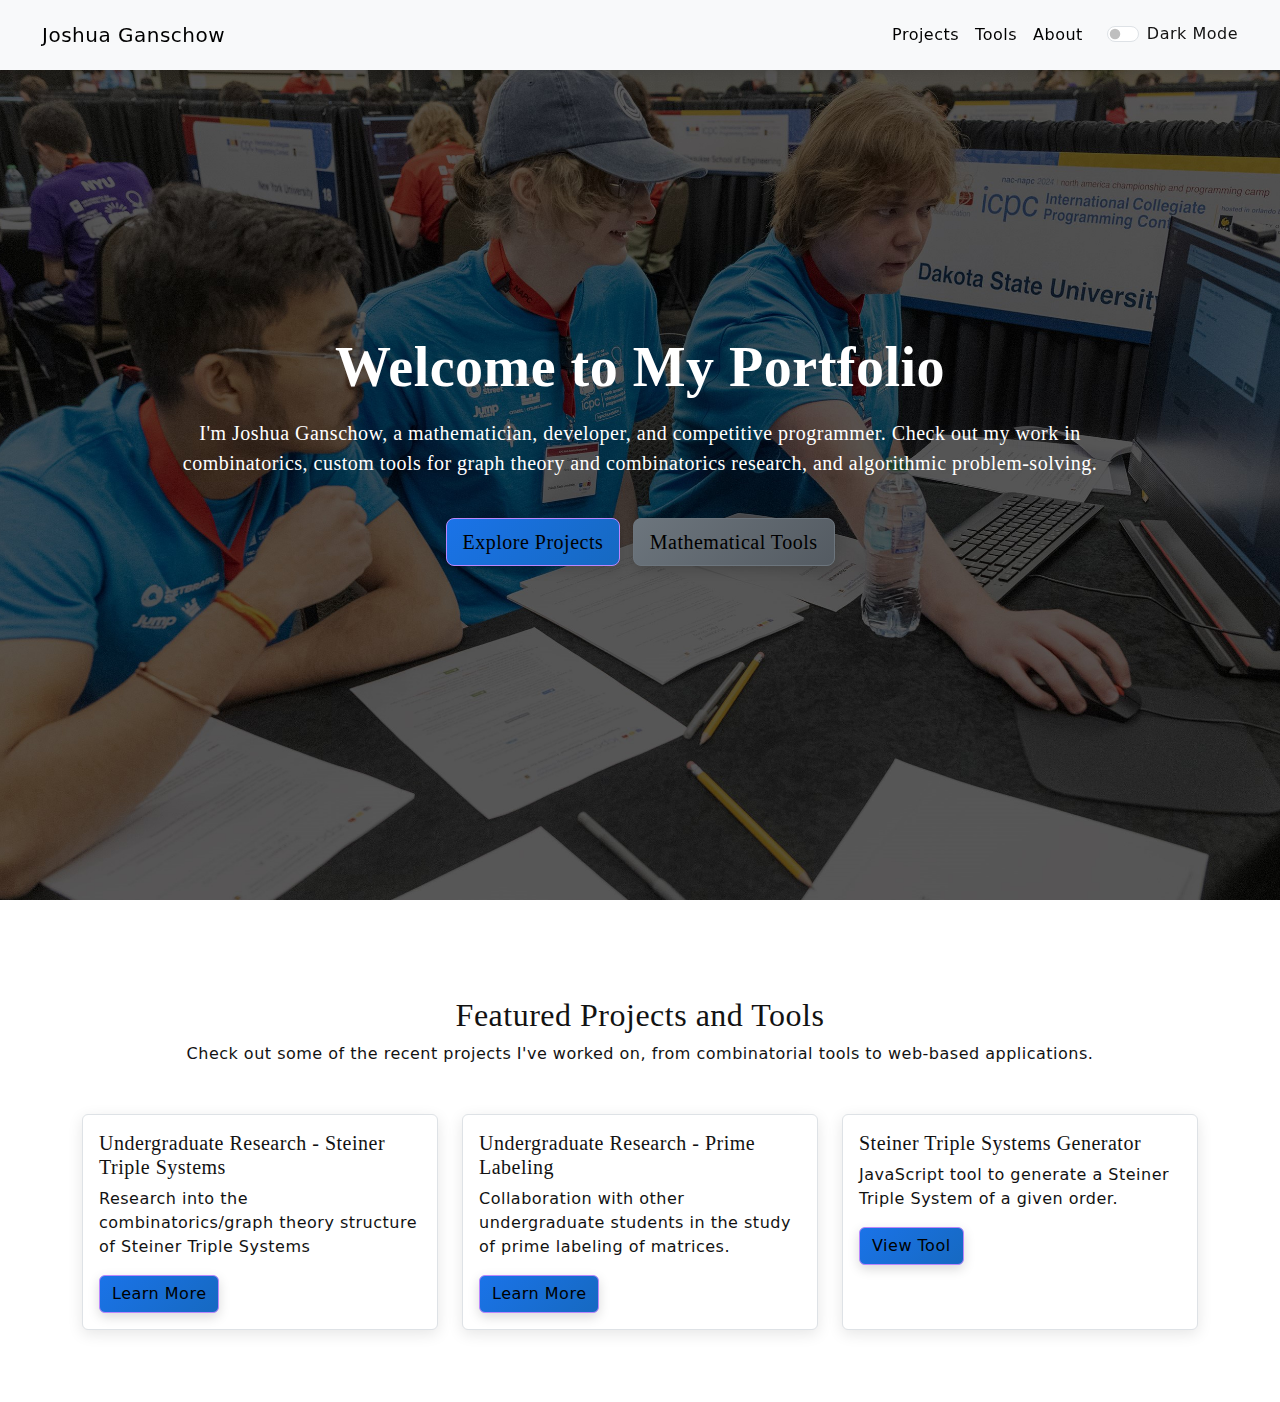
<file: index.html>
<!DOCTYPE html>
<html lang="en">
<head>
  <meta charset="UTF-8">
  <meta name="viewport" content="width=device-width, initial-scale=1">
  <title>Joshua Ganschow | Mathematician & Developer Portfolio</title>
  
  <!-- Custom CSS -->
  <link rel="stylesheet" href="assets/css/style.css">
  
  <!-- Bootstrap CSS -->
  <link href="https://cdn.jsdelivr.net/npm/bootstrap@5.3.0/dist/css/bootstrap.min.css" rel="stylesheet">
  
  <style>
    /* Custom Styles */
    .hero {
      font-family: math;
      background-image: url('assets/images/hero-background.jpg');
      background-size: cover;
      background-position: center;
      height: 100vh;
      color: #fff;
      display: flex;
      align-items: center;
      justify-content: center;
      text-align: center;
    }

    .hero h1 {
      font-size: 3.5rem;
      font-weight: 700;
      margin-bottom: 0.5rem;
    }

    .hero p {
      font-size: 1.25rem;
      margin-bottom: 2rem;
    }

    .lead {
      color: #ffffff;
      padding: 0.5rem 10rem;
    }

    hero-text {
      background-color: #ffffff;
    }

    .btn-primary, .btn-secondary {
      transition: transform 0.2s ease, background-color 0.2s ease;
    }

    .btn-primary:hover {
      background-color: #007bff;
      transform: scale(1.05);
    }

    .btn-secondary:hover {
      background-color: #6c757d;
      transform: scale(1.05);
    }

    .footer {
      background-color: #333;
      color: #f1f1f1;
      padding: 1.5rem;
      text-align: center;
    }

    .footer a {
      color: #f1f1f1;
      text-decoration: none;
      transition: color 0.2s ease;
    }

    .footer a:hover {
      color: #007bff;
    }
  </style>
  
</head>
<body class="light-mode">
  
  <!-- Navbar -->
  <nav class="navbar navbar-expand-lg fixed-top">
    <div class="container-fluid">
      <a class="navbar-brand" href="index.html">Joshua Ganschow</a>
      <button class="navbar-toggler" type="button" data-bs-toggle="collapse" data-bs-target="#navbarNav" 
              aria-controls="navbarNav" aria-expanded="false" aria-label="Toggle navigation">
        <span class="navbar-toggler-icon"></span>
      </button>
      <div class="collapse navbar-collapse" id="navbarNav">
        <ul class="navbar-nav ms-auto align-items-center">
          <li class="nav-item">
            <a class="nav-link" href="projects.html">Projects</a>
          </li>
          <li class="nav-item">
            <a class="nav-link" href="tools.html">Tools</a>
          </li>
          <li class="nav-item">
            <a class="nav-link" href="about.html">About</a>
          </li>
          <!-- Dark Mode Toggle Switch -->
          <li class="nav-item">
            <div class="form-check form-switch ms-3">
              <input class="form-check-input" type="checkbox" id="darkModeToggle">
              <label class="form-check-label" for="darkModeToggle">Dark Mode</label>
            </div>
          </li>
        </ul>
      </div>
    </div>
  </nav>
  
  <!-- Hero Section -->
  <div class="hero">
    <div>
      <h1 class="display-4">Welcome to My Portfolio</h1>
      <p class="lead">I'm Joshua Ganschow, a mathematician, developer, and competitive programmer. Check out my work in combinatorics, custom tools for graph theory and combinatorics research, and algorithmic problem-solving.</p>
      <a class="btn btn-primary btn-lg me-2" href="projects.html" role="button">Explore Projects</a>
      <a class="btn btn-secondary btn-lg" href="tools.html" role="button">Mathematical Tools</a>
    </div>
  </div>
  
  <!-- Main Content -->
  <div class="container mt-5 pt-5">
    <div class="text-center mb-5">
      <h2>Featured Projects and Tools</h2>
      <p>Check out some of the recent projects I've worked on, from combinatorial tools to web-based applications.</p>
    </div>
    <section id="projects" class="mb-5">
      <div class="row" >
          <!-- Project Card 1 -->
          <div class="col-md-4 mb-4">
              <div class="card h-100">
                  <div class="card-body">
                      <h5 class="card-title">Undergraduate Research - Steiner Triple Systems</h5>
                      <p class="card-text">Research into the combinatorics/graph theory structure of Steiner Triple Systems</p>
                      <a href="projects/steiner-triple-systems-project.html" class="btn btn-primary">Learn More</a>
                  </div>
              </div>
          </div>
          
          <!-- Project Card 2 -->
          <div class="col-md-4 mb-4">
              <div class="card h-100">
                  <div class="card-body">
                      <h5 class="card-title">Undergraduate Research - Prime Labeling</h5>
                      <p class="card-text">Collaboration with other undergraduate students in the study of prime labeling of matrices.</p>
                      <a href="projects/prime-labeling-project.html" class="btn btn-primary">Learn More</a>
                  </div>
              </div>
          </div>

          <!-- Project Card 3 -->
          <div class="col-md-4 mb-4">
            <div class="card h-100">
                <div class="card-body">
                    <h5 class="card-title">Steiner Triple Systems Generator</h5>
                    <p class="card-text">JavaScript tool to generate a Steiner Triple System of a given order.</p>
                    <a href="tools/steiner-triple-generator.html" class="btn btn-primary">View Tool</a>
                </div>
            </div>
          </div>
      </div>
    </section>
</div>
  
  <!-- Bootstrap JS Bundle -->
  <script src="https://cdn.jsdelivr.net/npm/bootstrap@5.3.0/dist/js/bootstrap.bundle.min.js"></script>
  
  <!-- Pasch Checker JS (Ensure it's loaded if needed) -->
  <script src="assets/js/pasch-checker.js"></script>
  
  <!-- Custom JS -->
  <script src="assets/js/script.js"></script>
  
  <script>
    // Smooth scroll for anchor links
    document.querySelectorAll('a[href^="#"]').forEach(anchor => {
      anchor.addEventListener('click', function (e) {
        e.preventDefault();
        document.querySelector(this.getAttribute('href')).scrollIntoView({
          behavior: 'smooth'
        });
      });
    });

    // Dark Mode Toggle
    const toggle = document.getElementById('darkModeToggle');
    toggle.addEventListener('change', () => {
      document.body.classList.toggle('dark-mode');
    });
  </script>
  
</body>
</html>
</file>
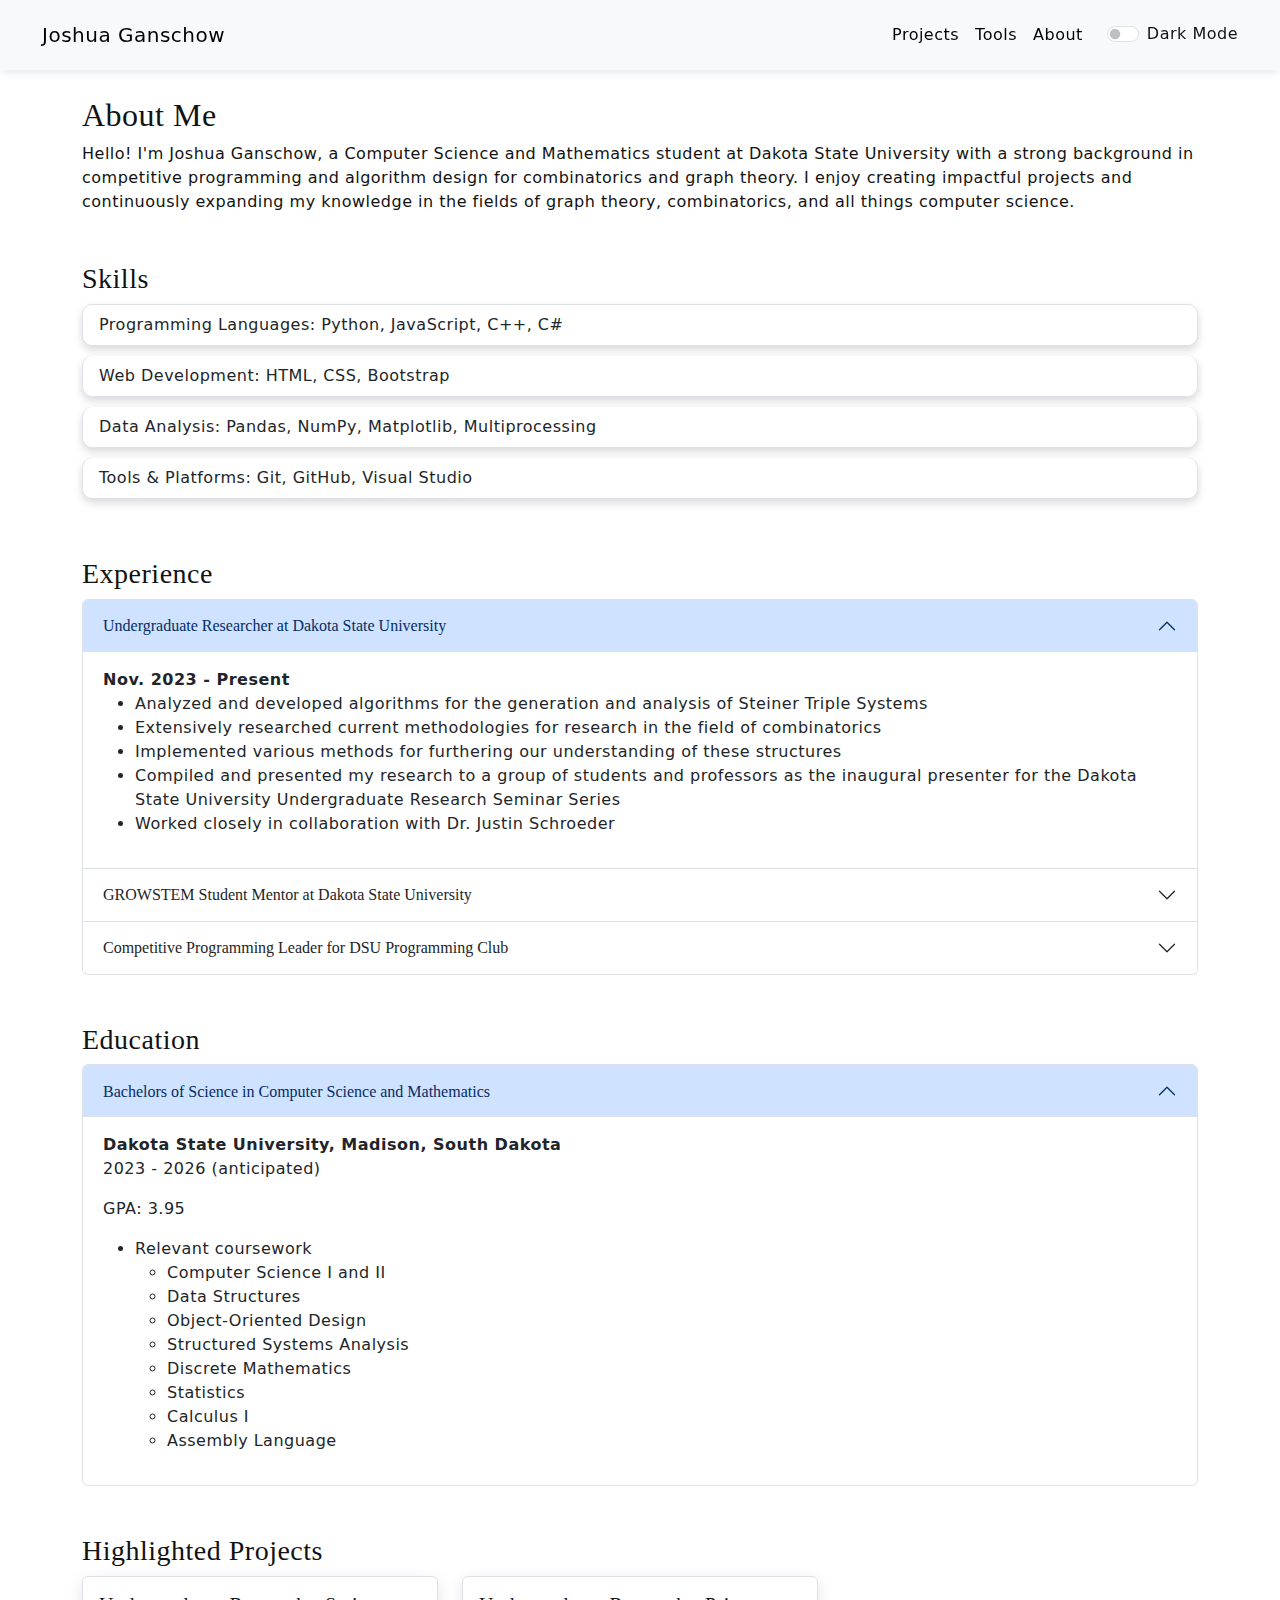
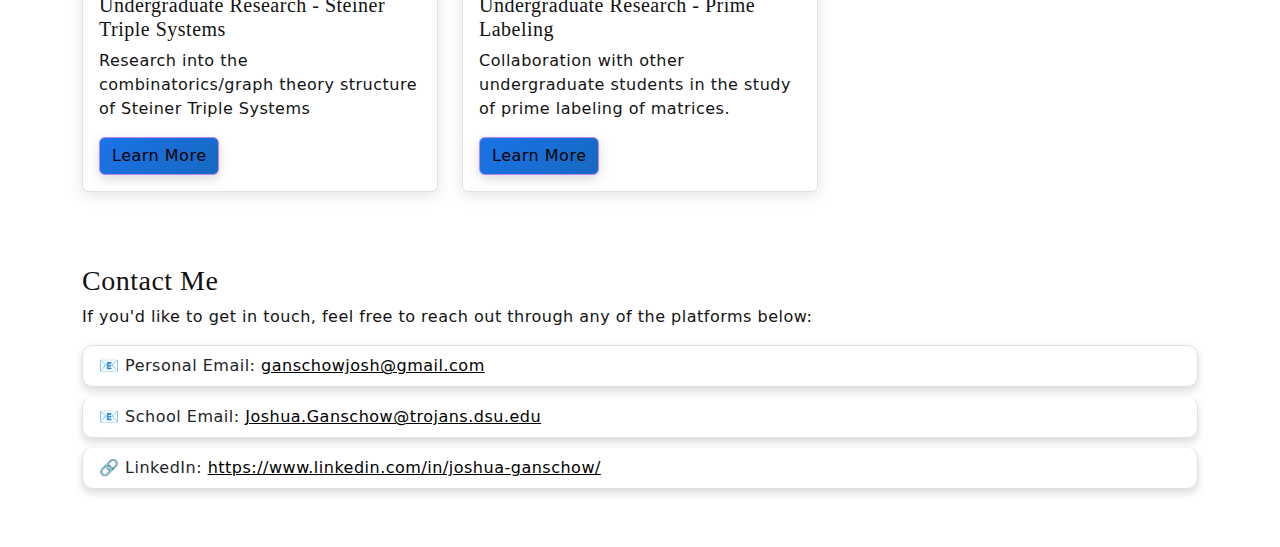
<file: about.html>
<!DOCTYPE html>
<html lang="en">
<head>
    <meta charset="UTF-8">
    <meta name="viewport" content="width=device-width, initial-scale=1.0">
    <title>About | Joshua Ganschow Portfolio</title>
    
    <!-- Custom CSS -->
    <link rel="stylesheet" href="assets/css/style.css">

    <!-- Bootstrap CSS -->
    <link href="https://cdn.jsdelivr.net/npm/bootstrap@5.3.0/dist/css/bootstrap.min.css" rel="stylesheet">
    
</head>
<body class="light-mode">
    
    <!-- Navbar -->
    <nav class="navbar navbar-expand-lg fixed-top">
        <div class="container-fluid">
            <a class="navbar-brand" href="index.html">Joshua Ganschow</a>
            <button class="navbar-toggler" type="button" data-bs-toggle="collapse" data-bs-target="#navbarNav" 
                    aria-controls="navbarNav" aria-expanded="false" aria-label="Toggle navigation">
                <span class="navbar-toggler-icon"></span>
            </button>
            <div class="collapse navbar-collapse" id="navbarNav">
                <ul class="navbar-nav ms-auto align-items-center">
                    <li class="nav-item">
                        <a class="nav-link" href="projects.html">Projects</a>
                    </li>
                    <li class="nav-item">
                        <a class="nav-link" href="tools.html">Tools</a>
                    </li>
                    <li class="nav-item">
                        <a class="nav-link active" href="about.html">About</a>
                    </li>
                    <!-- Dark Mode Toggle Switch -->
                    <li class="nav-item">
                        <div class="form-check form-switch ms-3">
                            <input class="form-check-input" type="checkbox" id="darkModeToggle" aria-label="Toggle Dark Mode">
                            <label class="form-check-label" for="darkModeToggle">Dark Mode</label>
                        </div>
                    </li>
                </ul>
            </div>
        </div>
    </nav>
    
    <!-- Main Content -->
    <div class="container mt-5 pt-5">
        <!-- Introduction Section -->
        <section id="introduction" class="mb-5">
            <h2>About Me</h2>
            <p>
                Hello! I'm Joshua Ganschow, a Computer Science and Mathematics student at Dakota State University with a strong background in competitive programming and algorithm design for combinatorics and graph theory. I enjoy creating impactful projects and continuously expanding my knowledge in the fields of graph theory, combinatorics, and all things computer science.
            </p>
        </section>
        
        <!-- Skills Section -->
        <section id="skills" class="mb-5">
            <h3>Skills</h3>
            <ul class="list-group">
                <li class="list-group-item">Programming Languages: Python, JavaScript, C++, C#</li>
                <li class="list-group-item">Web Development: HTML, CSS, Bootstrap</li>
                <li class="list-group-item">Data Analysis: Pandas, NumPy, Matplotlib, Multiprocessing</li>
                <li class="list-group-item">Tools & Platforms: Git, GitHub, Visual Studio</li>
            </ul>
        </section>
        
        <!-- Experience Section -->
        <section id="experience" class="mb-5">
            <h3>Experience</h3>
            <div class="accordion" id="experienceAccordion">
                <!-- Experience Item 1 -->
                <div class="accordion-item">
                    <h2 class="accordion-header" id="headingOne">
                        <button class="accordion-button" type="button" data-bs-toggle="collapse" data-bs-target="#collapseOne" 
                                aria-expanded="true" aria-controls="collapseOne">
                            Undergraduate Researcher at Dakota State University
                        </button>
                    </h2>
                    <div id="collapseOne" class="accordion-collapse collapse show" aria-labelledby="headingOne" 
                         data-bs-parent="#experienceAccordion">
                        <div class="accordion-body">
                            <strong>Nov. 2023 - Present</strong>
                            <ul>
                                <li>Analyzed and developed algorithms for the generation and analysis of Steiner Triple Systems</li>
                                <li>Extensively researched current methodologies for research in the field of combinatorics</li>
                                <li>Implemented various methods for furthering our understanding of these structures</li>
                                <li>Compiled and presented my research to a group of students and professors as the inaugural presenter for the Dakota State University Undergraduate Research Seminar Series</li>
                                <li>Worked closely in collaboration with Dr. Justin Schroeder</li>
                            </ul>
                        </div>
                    </div>
                </div>
                
                <!-- Experience Item 2 -->
                <div class="accordion-item">
                    <h2 class="accordion-header" id="headingTwo">
                        <button class="accordion-button collapsed" type="button" data-bs-toggle="collapse" 
                                data-bs-target="#collapseTwo" aria-expanded="false" aria-controls="collapseTwo">
                            GROWSTEM Student Mentor at Dakota State University
                        </button>
                    </h2>
                    <div id="collapseTwo" class="accordion-collapse collapse" aria-labelledby="headingTwo" 
                         data-bs-parent="#experienceAccordion">
                        <div class="accordion-body">
                            <strong>Aug. 2024 - Present</strong>
                            <ul>
                                <li>Mentor student recipients of the GROWSTEM scholarship</li>
                                <li>Work closely with Dr. Richard Avery to ensure the recipients' success</li>
                                <li>Provide support and supplemental instruction where appropriate</li>
                            </ul>
                        </div>
                    </div>
                </div>

                <!-- Experience Item 3 -->
                <div class="accordion-item">
                    <h2 class="accordion-header" id="headingTwo">
                        <button class="accordion-button collapsed" type="button" data-bs-toggle="collapse" 
                                data-bs-target="#collapseThree" aria-expanded="false" aria-controls="collapseThree">
                            Competitive Programming Leader for DSU Programming Club
                        </button>
                    </h2>
                    <div id="collapseThree" class="accordion-collapse collapse" aria-labelledby="headingThree" 
                         data-bs-parent="#experienceAccordion">
                        <div class="accordion-body">
                            <strong>May 2024 - Present</strong>
                            <ul>
                                <li>Create and present content weekly for the Competitive Programming Club at Dakota State University</li>
                                <li>Led team to national-level competition for the International Collegiate Programming Contest (NAPC of ICPC)</li>
                                <li>Host weekly practice sessions for students interested in competitive programming, filling a niche left unfulfilled by our curriculum</li>
                            </ul>
                        </div>
                    </div>
                </div>
                
            </div>
        </section>
        
        <!-- Education Section -->
        <section id="education" class="mb-5">
            <h3>Education</h3>
            <div class="accordion" id="educationAccordion">
                <!-- Education Item 1 -->
                <div class="accordion-item">
                    <h2 class="accordion-header" id="eduHeadingOne">
                        <button class="accordion-button" type="button" data-bs-toggle="collapse" data-bs-target="#eduCollapseOne" 
                                aria-expanded="true" aria-controls="eduCollapseOne">
                            Bachelors of Science in Computer Science and Mathematics
                        </button>
                    </h2>
                    <div id="eduCollapseOne" class="accordion-collapse collapse show" aria-labelledby="eduHeadingOne" 
                         data-bs-parent="#educationAccordion">
                        <div class="accordion-body">
                            <strong>Dakota State University, Madison, South Dakota</strong>
                            <p>2023 - 2026 (anticipated)</p>
                            <p>GPA: 3.95</p>
                            <ul>
                                <li>Relevant coursework</li>
                                    <ul>
                                        <li>Computer Science I and II</li>
                                        <li>Data Structures</li>
                                        <li>Object-Oriented Design</li>
                                        <li>Structured Systems Analysis</li>
                                        <li>Discrete Mathematics</li>
                                        <li>Statistics</li>
                                        <li>Calculus I</li>
                                        <li>Assembly Language</li>   
                                    </ul>
                            </ul>
                        </div>
                    </div>
                </div>
            </div>
        </section>
        
        <!-- Projects Section -->
        <section id="projects" class="mb-5">
            <h3>Highlighted Projects</h3>
            <div class="row">
                <!-- Project Card 1 -->
                <div class="col-md-4 mb-4">
                    <div class="card h-100">
                        <div class="card-body">
                            <h5 class="card-title">Undergraduate Research - Steiner Triple Systems</h5>
                            <p class="card-text">Research into the combinatorics/graph theory structure of Steiner Triple Systems</p>
                            <a href="projects/steiner-triple-systems-project.html" class="btn btn-primary" target="_blank">Learn More</a>
                        </div>
                    </div>
                </div>
                
                <!-- Project Card 2 -->
                <div class="col-md-4 mb-4">
                    <div class="card h-100">
                        <div class="card-body">
                            <h5 class="card-title">Undergraduate Research - Prime Labeling</h5>
                            <p class="card-text">Collaboration with other undergraduate students in the study of prime labeling of matrices.</p>
                            <a href="projects/prime-labeling-project.html" class="btn btn-primary" target="_blank">Learn More</a>
                        </div>
                    </div>
                </div>
            </div>
        </section>
        
        <!-- Contact Section -->
        <section id="contact" class="mb-5">
            <h3>Contact Me</h3>
            <p>If you'd like to get in touch, feel free to reach out through any of the platforms below:</p>
            <ul class="list-group">
                <li class="list-group-item">📧 Personal Email: <a href="mailto:ganschowjosh@gmail.com">ganschowjosh@gmail.com</a></li>
                <li class="list-group-item">📧 School Email: <a href="mailto:Joshua.Ganschow@trojans.dsu.edu">Joshua.Ganschow@trojans.dsu.edu</a></li>
                <li class="list-group-item">🔗 LinkedIn: <a href="https://www.linkedin.com/in/joshua-ganschow/" target="_blank">https://www.linkedin.com/in/joshua-ganschow/</a></li>
            </ul>
        </section>
    </div>
    
    <!-- Bootstrap JS Bundle -->
    <script src="https://cdn.jsdelivr.net/npm/bootstrap@5.3.0/dist/js/bootstrap.bundle.min.js"></script>
    
    <!-- Custom JS -->
    <script src="assets/js/script.js"></script>
</body>
</html>
</file>
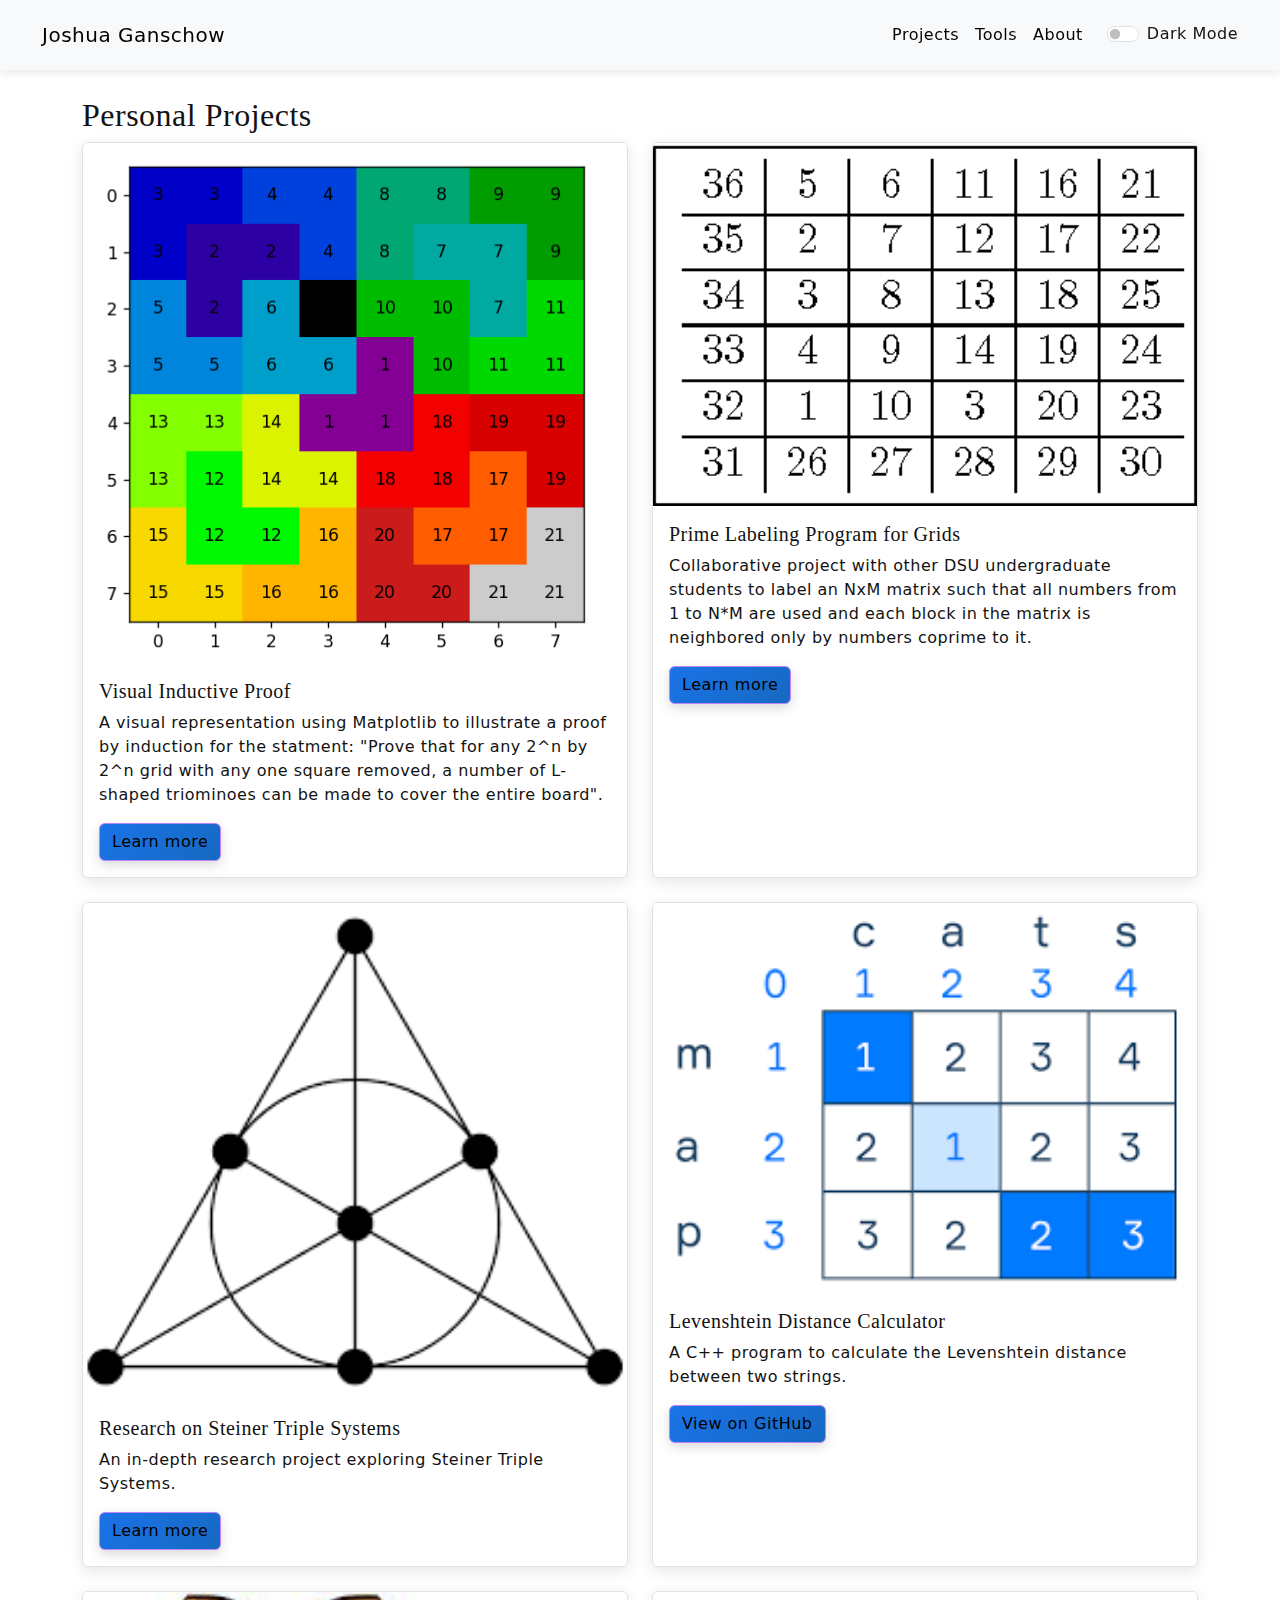
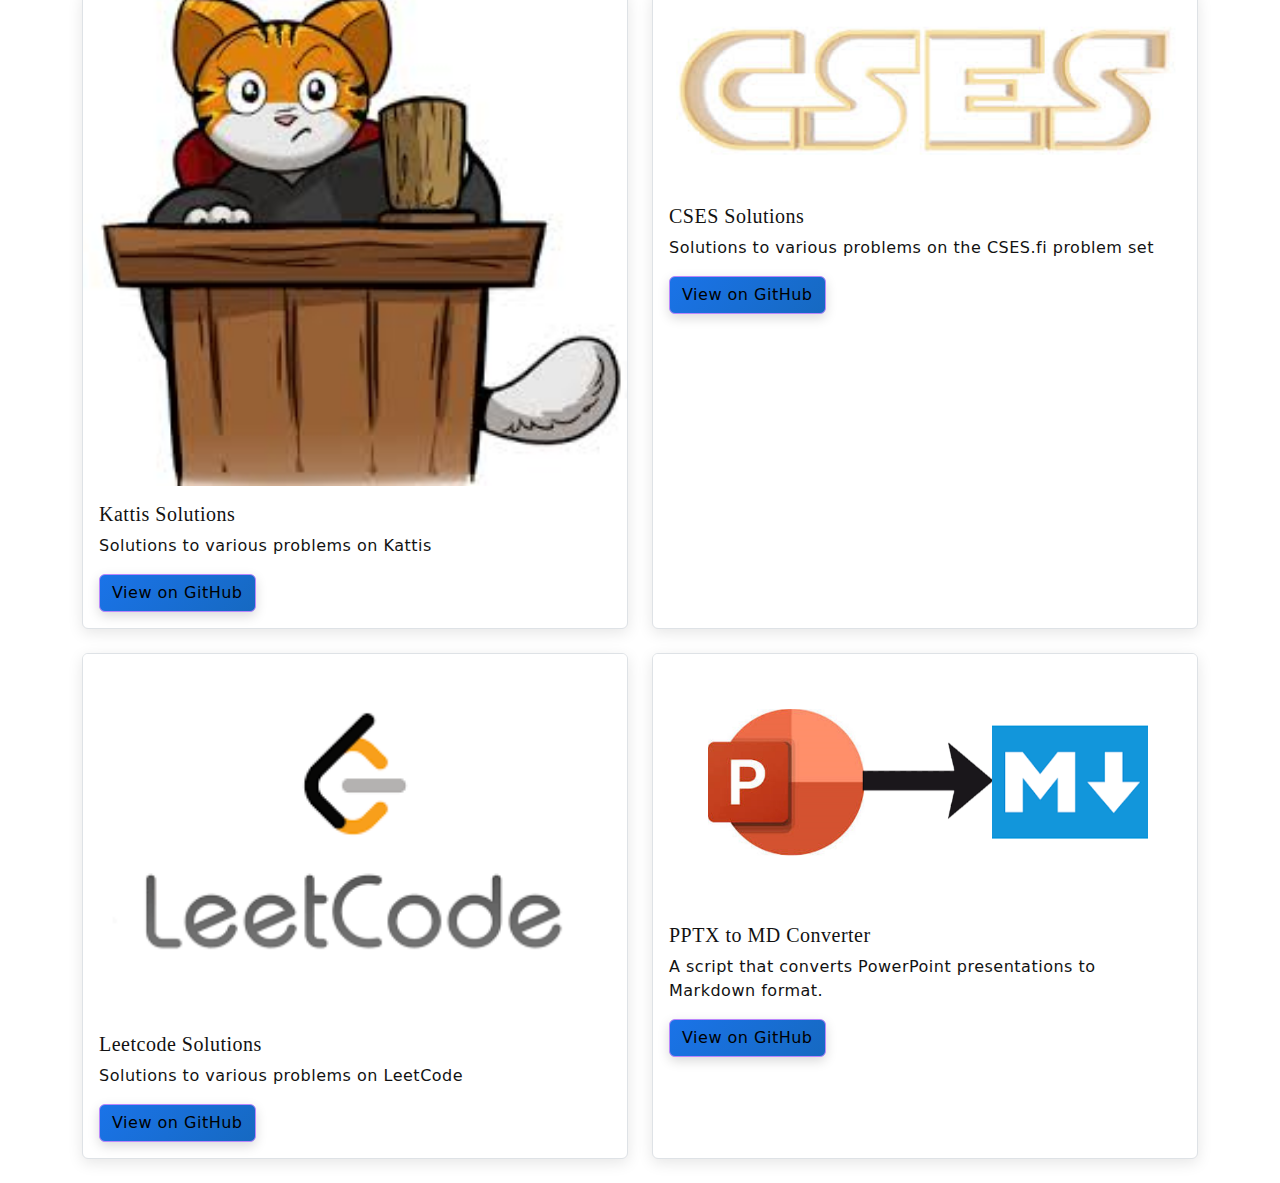
<file: projects.html>
<!DOCTYPE html>
<html lang="en">
<head>
  <meta charset="UTF-8">
  <meta name="viewport" content="width=device-width, initial-scale=1">
  <title>Projects | Joshua Ganschow Portfolio</title>
  
  <!-- Custom CSS -->
  <link rel="stylesheet" href="assets/css/style.css">
  
  <!-- Bootstrap CSS -->
  <link href="https://cdn.jsdelivr.net/npm/bootstrap@5.3.0/dist/css/bootstrap.min.css" rel="stylesheet">
  
</head>
<body class="light-mode">
  
  <!-- Navbar -->
  <nav class="navbar navbar-expand-lg fixed-top">
    <div class="container-fluid">
      <a class="navbar-brand" href="index.html">Joshua Ganschow</a>
      <button class="navbar-toggler" type="button" data-bs-toggle="collapse" data-bs-target="#navbarNav" 
              aria-controls="navbarNav" aria-expanded="false" aria-label="Toggle navigation">
        <span class="navbar-toggler-icon"></span>
      </button>
      <div class="collapse navbar-collapse" id="navbarNav">
        <ul class="navbar-nav ms-auto align-items-center">
          <li class="nav-item">
            <a class="nav-link active" href="projects.html">Projects</a>
          </li>
          <li class="nav-item">
            <a class="nav-link" href="tools.html">Tools</a>
          </li>
          <li class="nav-item">
            <a class="nav-link" href="about.html">About</a>
          </li>
          <!-- Dark Mode Toggle Switch -->
          <li class="nav-item">
            <div class="form-check form-switch ms-3">
              <input class="form-check-input" type="checkbox" id="darkModeToggle" aria-label="Toggle Dark Mode">
              <label class="form-check-label" for="darkModeToggle">Dark Mode</label>
            </div>
          </li>
        </ul>
      </div>
    </div>
  </nav>
  
  <!-- Main Content -->
  <div class="container mt-5 pt-5">
    <h2>Personal Projects</h2>
    <div class="row">
      
      <!-- Project 1 -->
      <div class="col-md-6 mb-4">
        <div class="card h-100">
          <img src="assets/images/triominoes.png" class="card-img-top" alt="Discrete Math Visual Proof">
          <div class="card-body">
            <h5 class="card-title">Visual Inductive Proof</h5>
            <p class="card-text">A visual representation using Matplotlib to illustrate a proof by induction for the statment: "Prove that for any 2^n by 2^n grid with any one square removed, a number of L-shaped triominoes can be made to cover the entire board".</p>
            <a href="projects/visual-inductive-proof.html" class="btn btn-primary">Learn more</a>
          </div>
        </div>
      </div>
      
      <!-- Project 2 -->
      <div class="col-md-6 mb-4">
        <div class="card h-100">
          <img src="assets/images/prime-labeling.png" class="card-img-top" alt="Prime Labeling Program">
          <div class="card-body">
            <h5 class="card-title">Prime Labeling Program for Grids</h5>
            <p class="card-text">Collaborative project with other DSU undergraduate students to label an NxM matrix such that all numbers from 1 to N*M are used and each block in the matrix is neighbored only by numbers coprime to it.</p>
            <a href="projects/prime-labeling-project.html" class="btn btn-primary">Learn more</a>
          </div>
        </div>
      </div>
      
      <!-- Project 3 -->
      <div class="col-md-6 mb-4">
        <div class="card h-100">
          <img src="assets/images/steiner-triples.png" class="card-img-top" alt="Steiner Triple Systems Research">
          <div class="card-body">
            <h5 class="card-title">Research on Steiner Triple Systems</h5>
            <p class="card-text">An in-depth research project exploring Steiner Triple Systems.</p>
            <a href="projects/steiner-triple-systems-project.html" class="btn btn-primary">Learn more</a>
          </div>
        </div>
      </div>
      
      <!-- Project 4 -->
      <div class="col-md-6 mb-4">
        <div class="card h-100">
          <img src="assets/images/levenshtein.png" class="card-img-top" alt="Levenshtein Distance Calculator">
          <div class="card-body">
            <h5 class="card-title">Levenshtein Distance Calculator</h5>
            <p class="card-text">A C++ program to calculate the Levenshtein distance between two strings.</p>
            <a href="https://github.com/GanschowJosh/Word-Edit-Distance" class="btn btn-primary" target="_blank">View on GitHub</a>
          </div>
        </div>
      </div>
      
      <!-- Project 5 -->
      <div class="col-md-6 mb-4">
        <div class="card h-100">
          <img src="assets/images/Kattis.jpg" class="card-img-top" alt="Kattis Solutions">
          <div class="card-body">
            <h5 class="card-title">Kattis Solutions</h5>
            <p class="card-text">Solutions to various problems on Kattis</p>
            <a href="https://github.com/GanschowJosh/Kattis" class="btn btn-primary" target="_blank">View on GitHub</a>
          </div>
        </div>
      </div>

      <!-- Project 6 -->
      <div class="col-md-6 mb-4">
        <div class="card h-100">
          <img src="assets/images/cses.jpg" class="card-img-top" alt="CSES Solutions">
          <div class="card-body">
            <h5 class="card-title">CSES Solutions</h5>
            <p class="card-text">Solutions to various problems on the CSES.fi problem set</p>
            <a href="https://github.com/GanschowJosh/CSES" class="btn btn-primary" target="_blank">View on GitHub</a>
          </div>
        </div>
      </div>

      <!-- Project 7 -->
      <div class="col-md-6 mb-4">
        <div class="card h-100">
          <img src="assets/images/leetcode.png" class="card-img-top" alt="Leetcode Solutions">
          <div class="card-body">
            <h5 class="card-title">Leetcode Solutions</h5>
            <p class="card-text">Solutions to various problems on LeetCode</p>
            <a href="https://github.com/GanschowJosh/LeetCode" class="btn btn-primary" target="_blank">View on GitHub</a>
          </div>
        </div>
      </div>
      
      <!-- Project 8 -->
      <div class="col-md-6 mb-4">
        <div class="card h-100">
          <img src="assets/images/pptx-to-md.png" class="card-img-top" alt="PPTX to MD Converter">
          <div class="card-body">
            <h5 class="card-title">PPTX to MD Converter</h5>
            <p class="card-text">A script that converts PowerPoint presentations to Markdown format.</p>
            <a href="https://github.com/GanschowJosh/PowerPointToMarkdown" class="btn btn-primary" target="_blank">View on GitHub</a>
          </div>
        </div>
      </div>
      
    </div>
  </div>
  
  <!-- Bootstrap JS Bundle -->
  <script src="https://cdn.jsdelivr.net/npm/bootstrap@5.3.0/dist/js/bootstrap.bundle.min.js"></script>
  
  <!-- Pasch Checker JS (Ensure it's loaded if needed) -->
  <script src="assets/js/pasch-checker.js"></script>
  
  <!-- Custom JS -->
  <script src="assets/js/script.js"></script>
    
</body>
</html>
</file>
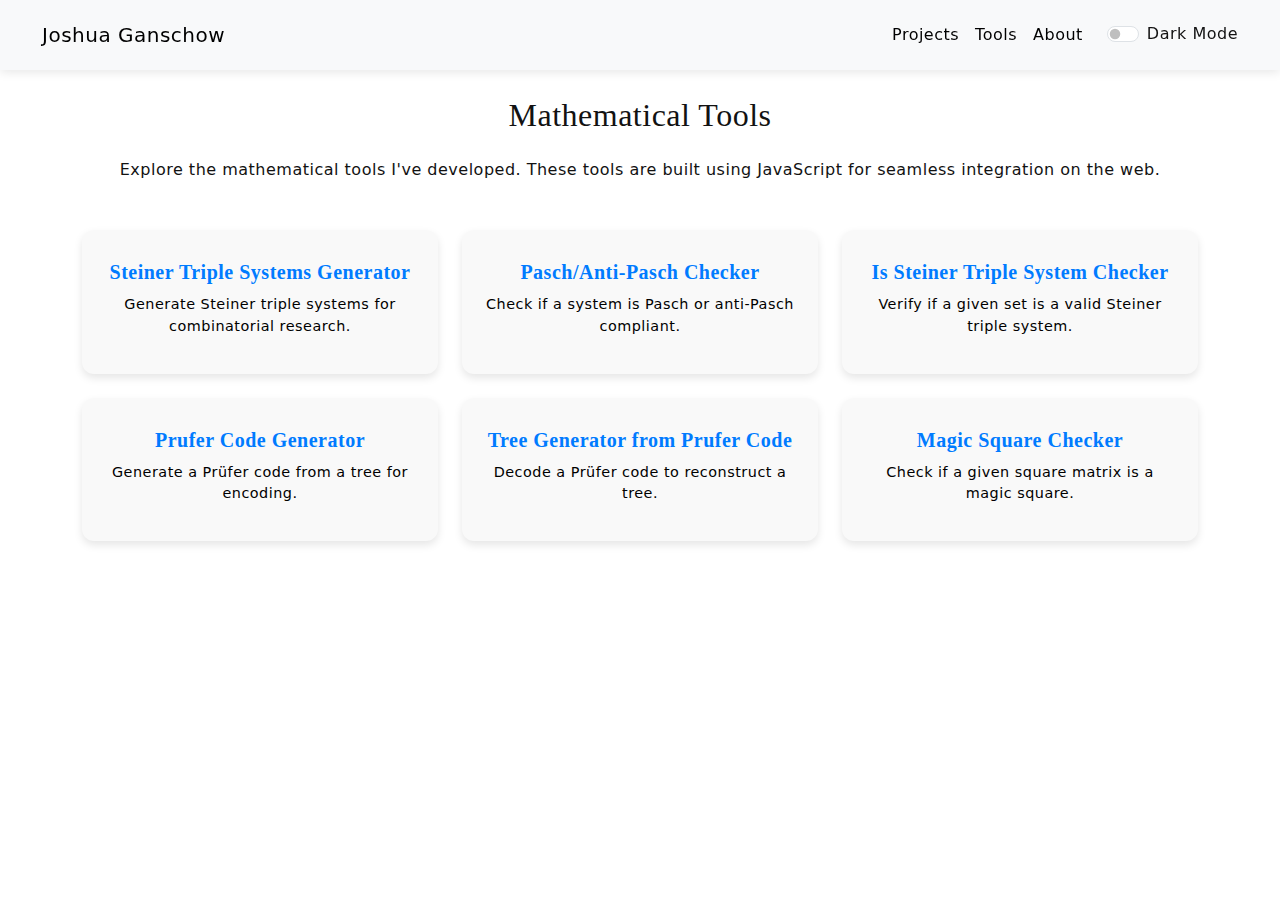
<file: tools.html>
<!DOCTYPE html>
<html lang="en">
<head>
  <meta charset="UTF-8">
  <meta name="viewport" content="width=device-width, initial-scale=1">
  <title>Mathematical Tools | Joshua Ganschow Portfolio</title>
  
  <!-- Custom CSS -->
  <link rel="stylesheet" href="assets/css/style.css">
  
  <!-- Bootstrap CSS -->
  <link href="https://cdn.jsdelivr.net/npm/bootstrap@5.3.0/dist/css/bootstrap.min.css" rel="stylesheet">
  
</head>
<body class="light-mode">
  
  <!-- Navbar -->
  <nav class="navbar navbar-expand-lg fixed-top">
    <div class="container-fluid">
      <a class="navbar-brand" href="index.html">Joshua Ganschow</a>
      <button class="navbar-toggler" type="button" data-bs-toggle="collapse" data-bs-target="#navbarNav" 
              aria-controls="navbarNav" aria-expanded="false" aria-label="Toggle navigation">
        <span class="navbar-toggler-icon"></span>
      </button>
      <div class="collapse navbar-collapse" id="navbarNav">
        <ul class="navbar-nav ms-auto align-items-center">
          <li class="nav-item">
            <a class="nav-link" href="projects.html">Projects</a>
          </li>
          <li class="nav-item">
            <a class="nav-link active" href="tools.html">Tools</a>
          </li>
          <li class="nav-item">
            <a class="nav-link" href="about.html">About</a>
          </li>
          <!-- Dark Mode Toggle Switch -->
          <li class="nav-item">
            <div class="form-check form-switch ms-3">
              <input class="form-check-input" type="checkbox" id="darkModeToggle">
              <label class="form-check-label" for="darkModeToggle">Dark Mode</label>
            </div>
          </li>
        </ul>
      </div>
    </div>
  </nav>
  
  <!-- Main Content -->
  <div class="container mt-5 pt-5">
    <h2 class="text-center mb-4">Mathematical Tools</h2>
    <p class="text-center mb-5">Explore the mathematical tools I've developed. These tools are built using JavaScript for seamless integration on the web.</p>
    
    <div class="row row-cols-1 row-cols-md-2 row-cols-lg-3 g-4">
      <div class="col">
        <div class="tool-card text-center">
          <a href="tools/steiner-triple-generator.html">
            <h5 class="tool-title">Steiner Triple Systems Generator</h5>
            <p class="tool-description">Generate Steiner triple systems for combinatorial research.</p>
          </a>
        </div>
      </div>
      <div class="col">
        <div class="tool-card text-center">
          <a href="tools/pasch-checker.html">
            <h5 class="tool-title">Pasch/Anti-Pasch Checker</h5>
            <p class="tool-description">Check if a system is Pasch or anti-Pasch compliant.</p>
          </a>
        </div>
      </div>
      <div class="col">
        <div class="tool-card text-center">
          <a href="tools/is-steiner-triple-system.html">
            <h5 class="tool-title">Is Steiner Triple System Checker</h5>
            <p class="tool-description">Verify if a given set is a valid Steiner triple system.</p>
          </a>
        </div>
      </div>
      <div class="col">
        <div class="tool-card text-center">
          <a href="tools/prufer-code-generator.html">
            <h5 class="tool-title">Prufer Code Generator</h5>
            <p class="tool-description">Generate a Prüfer code from a tree for encoding.</p>
          </a>
        </div>
      </div>
      <div class="col">
        <div class="tool-card text-center">
          <a href="tools/prufer-code-decoder.html">
            <h5 class="tool-title">Tree Generator from Prufer Code</h5>
            <p class="tool-description">Decode a Prüfer code to reconstruct a tree.</p>
          </a>
        </div>
      </div>
      <div class="col">
        <div class="tool-card text-center">
          <a href="tools/magic-square-checker.html">
            <h5 class="tool-title">Magic Square Checker</h5>
            <p class="tool-description">Check if a given square matrix is a magic square.</p>
          </a>
        </div>
      </div>
    </div>
  </div>


  <!-- Bootstrap JS Bundle -->
  <script src="https://cdn.jsdelivr.net/npm/bootstrap@5.3.0/dist/js/bootstrap.bundle.min.js"></script>
  
  <!-- Pasch Checker JS (Ensure it's loaded if needed) -->
  <script src="assets/js/pasch-checker.js"></script>
  
  <!-- Custom JS -->
  <script src="assets/js/script.js"></script>
  
</body>
</html>
</file>
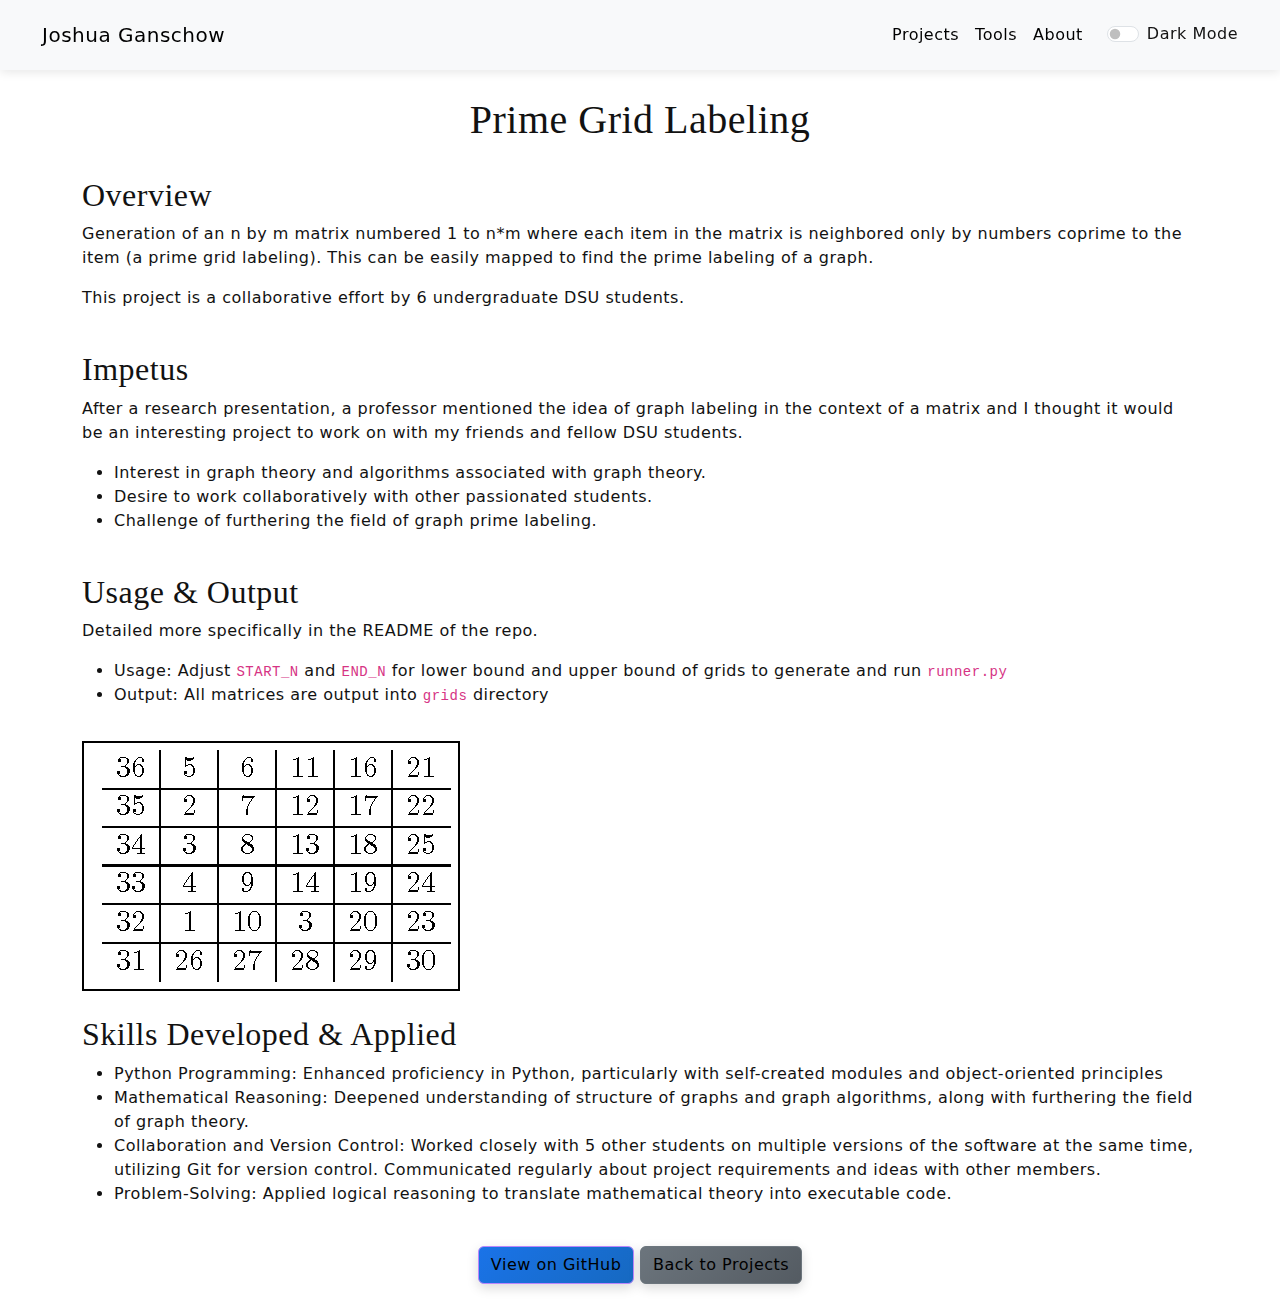
<file: projects/prime-labeling-project.html>
<!DOCTYPE html>
<html lang="en">
<head>
  <meta charset="UTF-8">
  <meta name="viewport" content="width=device-width, initial-scale=1">
  <title>Prime Labeling Project | Joshua Ganschow Portfolio</title>
  
  <!-- Custom CSS -->
  <link rel="stylesheet" href="../assets/css/style.css">
  
  <!-- Bootstrap CSS -->
  <link href="https://cdn.jsdelivr.net/npm/bootstrap@5.3.0/dist/css/bootstrap.min.css" rel="stylesheet">
  
</head>
<body class="light-mode">
  
  <!-- Navbar -->
  <nav class="navbar navbar-expand-lg fixed-top">
    <div class="container-fluid">
      <a class="navbar-brand" href="../index.html">Joshua Ganschow</a>
      <button class="navbar-toggler" type="button" data-bs-toggle="collapse" data-bs-target="#navbarNav" 
              aria-controls="navbarNav" aria-expanded="false" aria-label="Toggle navigation">
        <span class="navbar-toggler-icon"></span>
      </button>
      <div class="collapse navbar-collapse" id="navbarNav">
        <ul class="navbar-nav ms-auto align-items-center">
          <li class="nav-item">
            <a class="nav-link" href="../projects.html">Projects</a>
          </li>
          <li class="nav-item">
            <a class="nav-link" href="../tools.html">Tools</a>
          </li>
          <li class="nav-item">
            <a class="nav-link" href="../about.html">About</a>
          </li>
          <!-- Dark Mode Toggle Switch -->
          <li class="nav-item">
            <div class="form-check form-switch ms-3">
              <input class="form-check-input" type="checkbox" id="darkModeToggle" aria-label="Toggle Dark Mode">
              <label class="form-check-label" for="darkModeToggle">Dark Mode</label>
            </div>
          </li>
        </ul>
      </div>
    </div>
  </nav>
  
  <!-- Main Content -->
  <div class="container mt-5 pt-5">
    <div class="row">
      
      <!-- Project Title and Image -->
      <div class="col-12 text-center mb-4">
        <h1>Prime Grid Labeling</h1>
      </div>
      
      <!-- Overview Section -->
      <div class="col-12 mb-4">
        <h2>Overview</h2>
        <p>Generation of an n by m matrix numbered 1 to n*m where each item in the matrix is neighbored only by numbers coprime to the item (a prime grid labeling). This can be easily mapped to find the prime labeling of a graph. </p>
        <p>This project is a collaborative effort by 6 undergraduate DSU students.</p>
      </div>
      
      <!-- Impetus Section -->
      <div class="col-12 mb-4">
        <h2>Impetus</h2>
        <p>After a research presentation, a professor mentioned the idea of graph labeling in the context of a matrix and I thought it would be an interesting project to work on with my friends and fellow DSU students.</p>
        <ul>
          <li>Interest in graph theory and algorithms associated with graph theory.</li>
          <li>Desire to work collaboratively with other passionated students.</li>
          <li>Challenge of furthering the field of graph prime labeling.</li>
        </ul>
      </div>
      
      <!-- Usage/Output Section -->
      <div class="col-12 mb-4">
        <h2>Usage &amp; Output</h2>
        <p>Detailed more specifically in the README of the repo.</p>
        <ul>
          <li>Usage: Adjust <code>START_N</code> and <code>END_N</code> for lower bound and upper bound of grids to generate and run <code>runner.py</code></li>
          <li>Output: All matrices are output into <code>grids</code> directory</li>
        </ul>
        <img src="../assets/images/prime-labeling.png" class="img-fluid mt-3" alt="Example Output">
      </div>
      
      <!-- Skills Developed/Applied Section -->
      <div class="col-12 mb-4">
        <h2>Skills Developed &amp; Applied</h2>
        <ul>
          <li>Python Programming: Enhanced proficiency in Python, particularly with self-created modules and object-oriented principles</li>
          <li>Mathematical Reasoning: Deepened understanding of structure of graphs and graph algorithms, along with furthering the field of graph theory.</li>
          <li>Collaboration and Version Control: Worked closely with 5 other students on multiple versions of the software at the same time, utilizing Git for version control. Communicated regularly about project requirements and ideas with other members.</li>
          <li>Problem-Solving: Applied logical reasoning to translate mathematical theory into executable code.</li>
        </ul>
      </div>
      
      <!-- GitHub Link -->
      <div class="col-12 text-center mb-4">
        <a href="https://github.com/GanschowJosh/PrimeGridLabeling/" class="btn btn-primary" target="_blank">View on GitHub</a>
      
      <!-- Back to Projects Button -->
        <a href="../projects.html" class="btn btn-secondary">Back to Projects</a>
      </div>
      
    </div>
  </div>
  
  <!-- Bootstrap JS Bundle -->
  <script src="https://cdn.jsdelivr.net/npm/bootstrap@5.3.0/dist/js/bootstrap.bundle.min.js"></script>
  
  <!-- Custom JS -->
  <script src="../assets/js/script.js"></script>
  
</body>
</html>
</file>
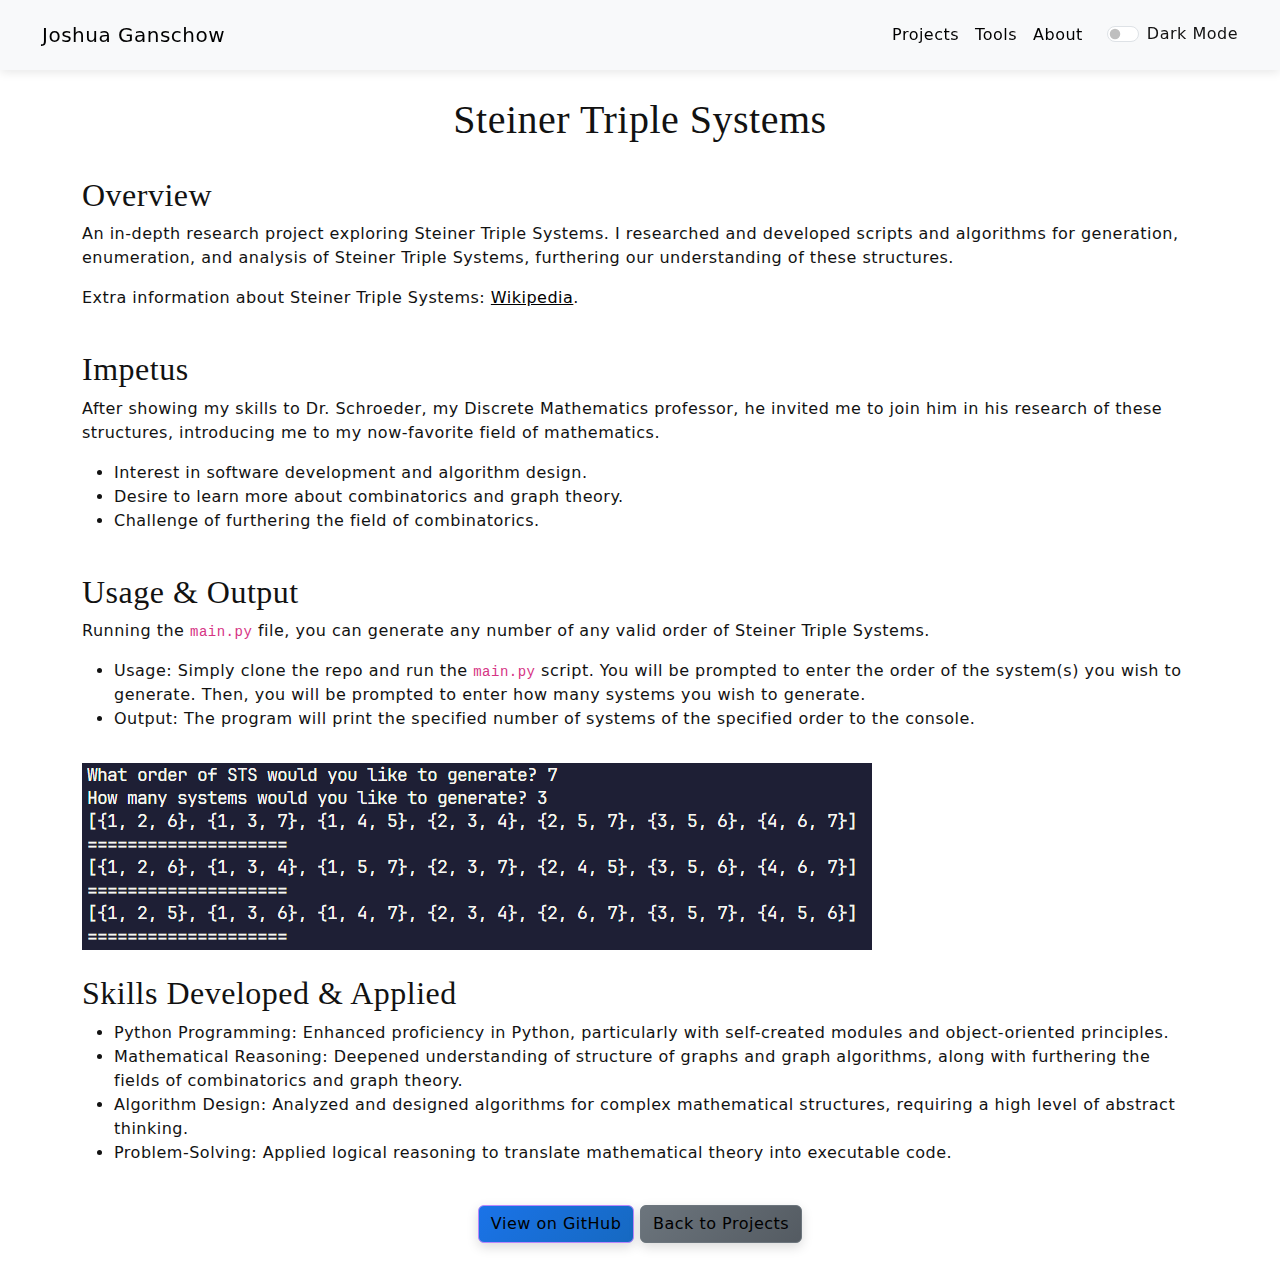
<file: projects/steiner-triple-systems-project.html>
<!DOCTYPE html>
<html lang="en">
<head>
  <meta charset="UTF-8">
  <meta name="viewport" content="width=device-width, initial-scale=1">
  <title>Steiner Triple Systems Project | Joshua Ganschow Portfolio</title>
  
  <!-- Custom CSS -->
  <link rel="stylesheet" href="../assets/css/style.css">
  
  <!-- Bootstrap CSS -->
  <link href="https://cdn.jsdelivr.net/npm/bootstrap@5.3.0/dist/css/bootstrap.min.css" rel="stylesheet">
  
</head>
<body class="light-mode">
  
  <!-- Navbar -->
  <nav class="navbar navbar-expand-lg fixed-top">
    <div class="container-fluid">
      <a class="navbar-brand" href="../index.html">Joshua Ganschow</a>
      <button class="navbar-toggler" type="button" data-bs-toggle="collapse" data-bs-target="#navbarNav" 
              aria-controls="navbarNav" aria-expanded="false" aria-label="Toggle navigation">
        <span class="navbar-toggler-icon"></span>
      </button>
      <div class="collapse navbar-collapse" id="navbarNav">
        <ul class="navbar-nav ms-auto align-items-center">
          <li class="nav-item">
            <a class="nav-link" href="../projects.html">Projects</a>
          </li>
          <li class="nav-item">
            <a class="nav-link" href="../tools.html">Tools</a>
          </li>
          <li class="nav-item">
            <a class="nav-link" href="../about.html">About</a>
          </li>
          <!-- Dark Mode Toggle Switch -->
          <li class="nav-item">
            <div class="form-check form-switch ms-3">
              <input class="form-check-input" type="checkbox" id="darkModeToggle" aria-label="Toggle Dark Mode">
              <label class="form-check-label" for="darkModeToggle">Dark Mode</label>
            </div>
          </li>
        </ul>
      </div>
    </div>
  </nav>
  
  <!-- Main Content -->
  <div class="container mt-5 pt-5">
    <div class="row">
      
      <!-- Project Title and Image -->
      <div class="col-12 text-center mb-4">
        <h1>Steiner Triple Systems</h1>
      </div>
      
      <!-- Overview Section -->
      <div class="col-12 mb-4">
        <h2>Overview</h2>
        <p>An in-depth research project exploring Steiner Triple Systems. I researched and developed scripts and algorithms for generation, enumeration, and analysis of Steiner Triple Systems, furthering our understanding of these structures.</p>
        <p>Extra information about Steiner Triple Systems: <a href="https://en.wikipedia.org/wiki/Steiner_system" target="_blank">Wikipedia</a>.</p>
      </div>
      
      <!-- Impetus Section -->
      <div class="col-12 mb-4">
        <h2>Impetus</h2>
        <p>After showing my skills to Dr. Schroeder, my Discrete Mathematics professor, he invited me to join him in his research of these structures, introducing me to my now-favorite field of mathematics.</p>
        <ul>
          <li>Interest in software development and algorithm design.</li>
          <li>Desire to learn more about combinatorics and graph theory.</li>
          <li>Challenge of furthering the field of combinatorics.</li>
        </ul>
      </div>
      
      <!-- Usage/Output Section -->
      <div class="col-12 mb-4">
        <h2>Usage &amp; Output</h2>
        <p>Running the <code>main.py</code> file, you can generate any number of any valid order of Steiner Triple Systems.</p>
        <ul>
          <li>Usage: Simply clone the repo and run the <code>main.py</code> script. You will be prompted to enter the order of the system(s) you wish to generate. Then, you will be prompted to enter how many systems you wish to generate.</li>
          <li>Output: The program will print the specified number of systems of the specified order to the console.</li>
        </ul>
        <img src="../assets/images/STS-output.png" class="img-fluid mt-3" alt="Example Output">
      </div>
      
      <!-- Skills Developed/Applied Section -->
      <div class="col-12 mb-4">
        <h2>Skills Developed &amp; Applied</h2>
        <ul>
          <li>Python Programming: Enhanced proficiency in Python, particularly with self-created modules and object-oriented principles.</li>
          <li>Mathematical Reasoning: Deepened understanding of structure of graphs and graph algorithms, along with furthering the fields of combinatorics and graph theory.</li>
          <li>Algorithm Design: Analyzed and designed algorithms for complex mathematical structures, requiring a high level of abstract thinking.</li>
          <li>Problem-Solving: Applied logical reasoning to translate mathematical theory into executable code.</li>
        </ul>
      </div>
      
      <!-- GitHub Link -->
      <div class="col-12 text-center mb-4">
        <a href="https://github.com/GanschowJosh/Steiner-Triple-Systems-Research" class="btn btn-primary" target="_blank">View on GitHub</a>
      
      <!-- Back to Projects Button -->
        <a href="../projects.html" class="btn btn-secondary">Back to Projects</a>
      </div>
      
    </div>
  </div>
  
  <!-- Bootstrap JS Bundle -->
  <script src="https://cdn.jsdelivr.net/npm/bootstrap@5.3.0/dist/js/bootstrap.bundle.min.js"></script>
  
  <!-- Custom JS -->
  <script src="../assets/js/script.js"></script>
  
</body>
</html>
</file>
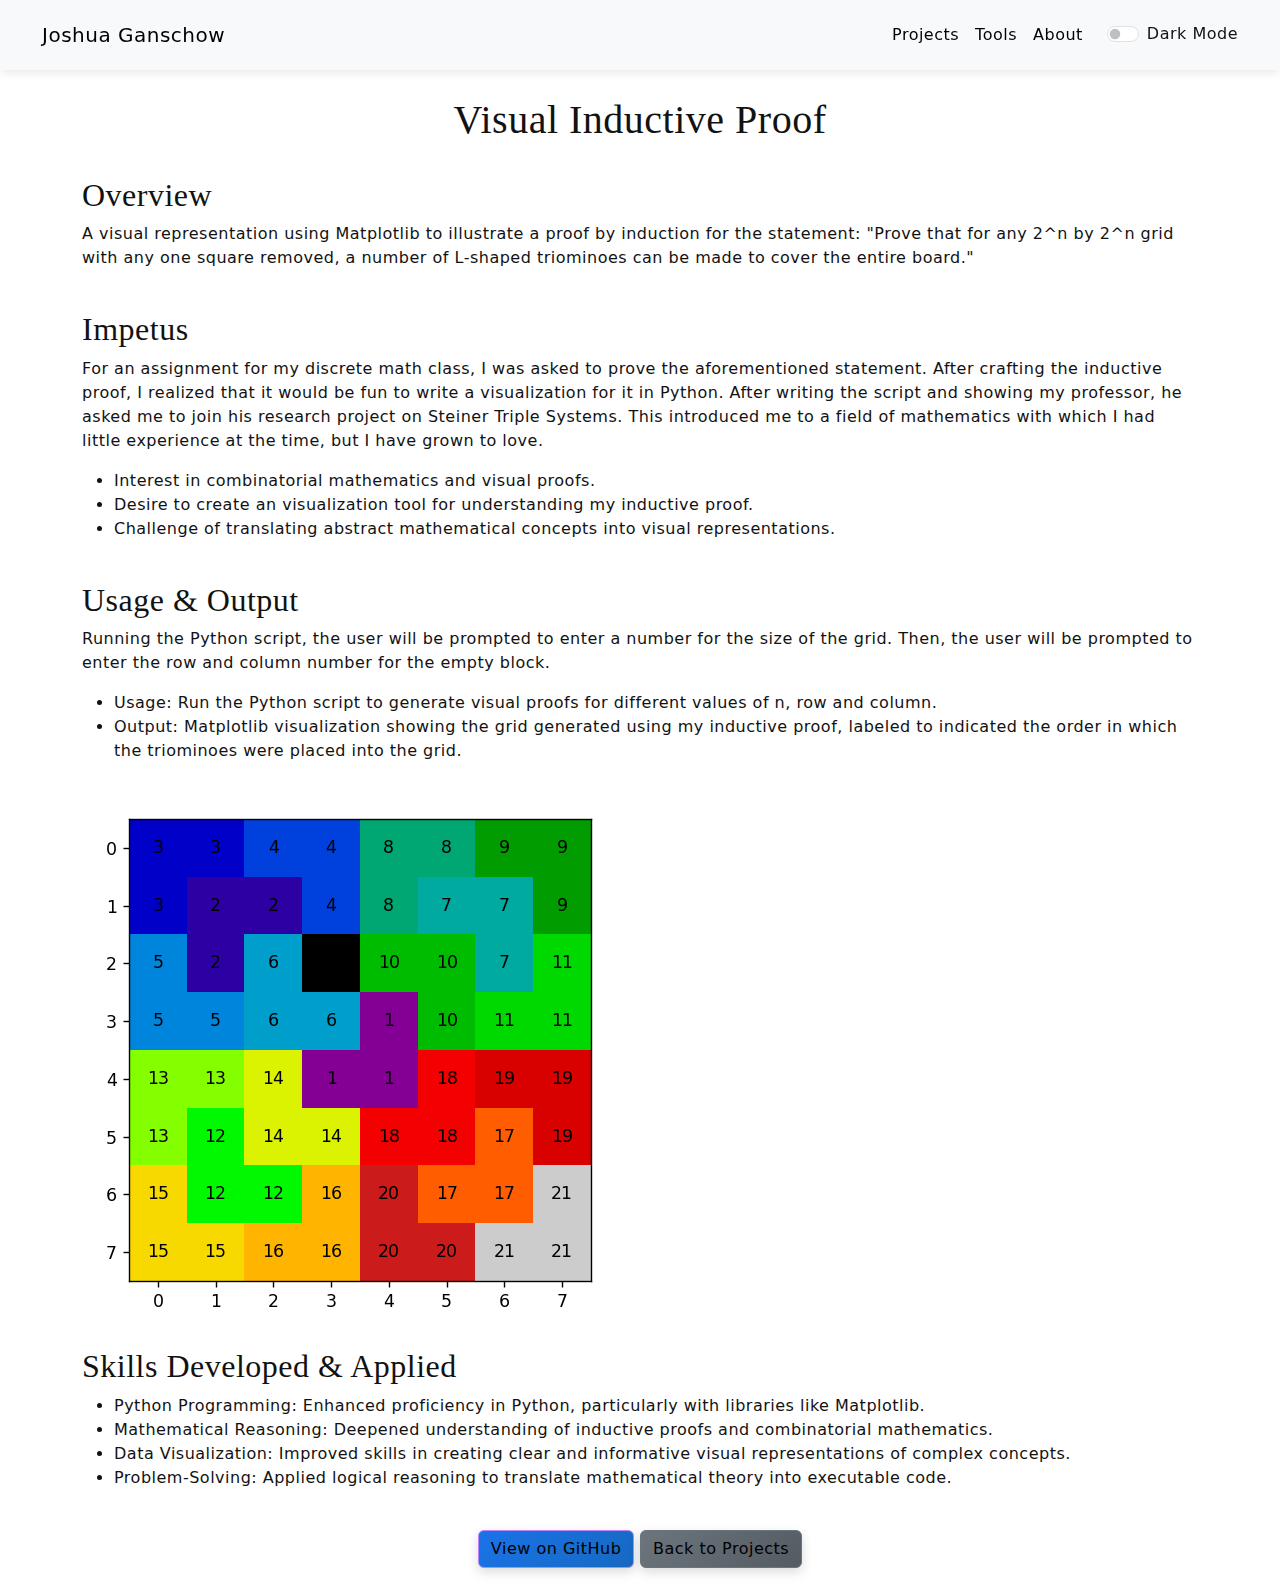
<file: projects/visual-inductive-proof.html>
<!DOCTYPE html>
<html lang="en">
<head>
  <meta charset="UTF-8">
  <meta name="viewport" content="width=device-width, initial-scale=1">
  <title>Visual Inductive Proof | Joshua Ganschow Portfolio</title>
  
  <!-- Custom CSS -->
  <link rel="stylesheet" href="../assets/css/style.css">
  
  <!-- Bootstrap CSS -->
  <link href="https://cdn.jsdelivr.net/npm/bootstrap@5.3.0/dist/css/bootstrap.min.css" rel="stylesheet">
  
</head>
<body class="light-mode">
  
  <!-- Navbar -->
  <nav class="navbar navbar-expand-lg fixed-top">
    <div class="container-fluid">
      <a class="navbar-brand" href="../index.html">Joshua Ganschow</a>
      <button class="navbar-toggler" type="button" data-bs-toggle="collapse" data-bs-target="#navbarNav" 
              aria-controls="navbarNav" aria-expanded="false" aria-label="Toggle navigation">
        <span class="navbar-toggler-icon"></span>
      </button>
      <div class="collapse navbar-collapse" id="navbarNav">
        <ul class="navbar-nav ms-auto align-items-center">
          <li class="nav-item">
            <a class="nav-link" href="../projects.html">Projects</a>
          </li>
          <li class="nav-item">
            <a class="nav-link" href="../tools.html">Tools</a>
          </li>
          <li class="nav-item">
            <a class="nav-link" href="../about.html">About</a>
          </li>
          <!-- Dark Mode Toggle Switch -->
          <li class="nav-item">
            <div class="form-check form-switch ms-3">
              <input class="form-check-input" type="checkbox" id="darkModeToggle" aria-label="Toggle Dark Mode">
              <label class="form-check-label" for="darkModeToggle">Dark Mode</label>
            </div>
          </li>
        </ul>
      </div>
    </div>
  </nav>
  
  <!-- Main Content -->
  <div class="container mt-5 pt-5">
    <div class="row">
      
      <!-- Project Title and Image -->
      <div class="col-12 text-center mb-4">
        <h1>Visual Inductive Proof</h1>
      </div>
      
      <!-- Overview Section -->
      <div class="col-12 mb-4">
        <h2>Overview</h2>
        <p>A visual representation using Matplotlib to illustrate a proof by induction for the statement: "Prove that for any 2^n by 2^n grid with any one square removed, a number of L-shaped triominoes can be made to cover the entire board."</p>
      </div>
      
      <!-- Impetus Section -->
      <div class="col-12 mb-4">
        <h2>Impetus</h2>
        <p>For an assignment for my discrete math class, I was asked to prove the aforementioned statement. After crafting the inductive proof, I realized that it would be fun to write a visualization for it in Python. After writing the script and showing my professor, he asked me to join his research project on Steiner Triple Systems. This introduced me to a field of mathematics with which I had little experience at the time, but I have grown to love.</p>
        <ul>
          <li>Interest in combinatorial mathematics and visual proofs.</li>
          <li>Desire to create an visualization tool for understanding my inductive proof.</li>
          <li>Challenge of translating abstract mathematical concepts into visual representations.</li>
        </ul>
      </div>
      
      <!-- Usage/Output Section -->
      <div class="col-12 mb-4">
        <h2>Usage &amp; Output</h2>
        <p>Running the Python script, the user will be prompted to enter a number for the size of the grid. Then, the user will be prompted to enter the row and column number for the empty block.</p>
        <ul>
          <li>Usage: Run the Python script to generate visual proofs for different values of n, row and column.</li>
          <li>Output: Matplotlib visualization showing the grid generated using my inductive proof, labeled to indicated the order in which the triominoes were placed into the grid.</li>
        </ul>
        <img src="../assets/images/triominoes.png" class="img-fluid mt-3" alt="Example Output">
      </div>
      
      <!-- Skills Developed/Applied Section -->
      <div class="col-12 mb-4">
        <h2>Skills Developed &amp; Applied</h2>
        <ul>
          <li>Python Programming: Enhanced proficiency in Python, particularly with libraries like Matplotlib.</li>
          <li>Mathematical Reasoning: Deepened understanding of inductive proofs and combinatorial mathematics.</li>
          <li>Data Visualization: Improved skills in creating clear and informative visual representations of complex concepts.</li>
          <li>Problem-Solving: Applied logical reasoning to translate mathematical theory into executable code.</li>
        </ul>
      </div>
      
      <!-- GitHub Link -->
      <div class="col-12 text-center mb-4">
        <a href="https://github.com/GanschowJosh/DiscreteMath/blob/main/triominoes.py" class="btn btn-primary" target="_blank">View on GitHub</a>
      
      <!-- Back to Projects Button -->
        <a href="../projects.html" class="btn btn-secondary">Back to Projects</a>
      </div>
      
    </div>
  </div>
  
  <!-- Bootstrap JS Bundle -->
  <script src="https://cdn.jsdelivr.net/npm/bootstrap@5.3.0/dist/js/bootstrap.bundle.min.js"></script>
  
  <!-- Custom JS -->
  <script src="../assets/js/script.js"></script>
  
</body>
</html>
</file>
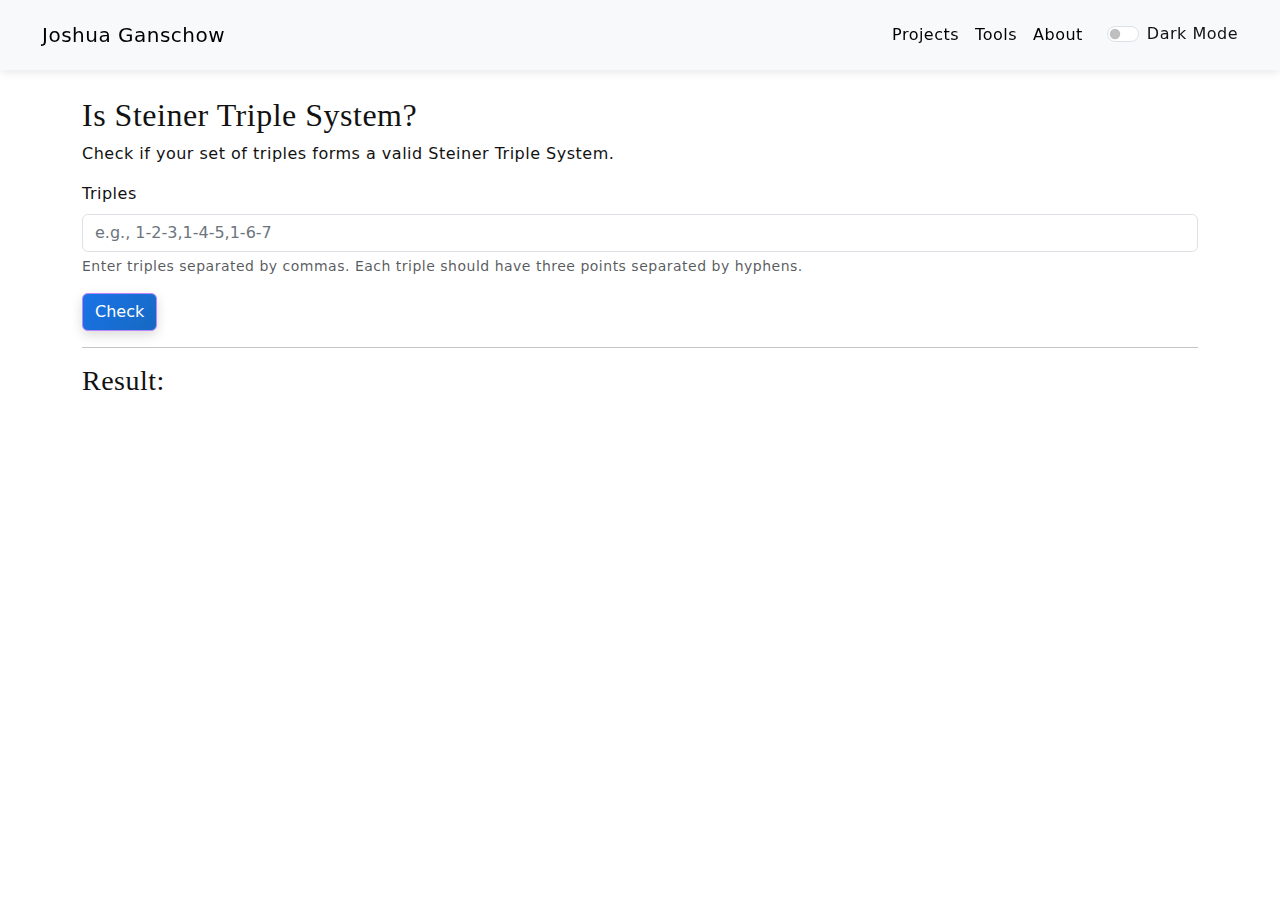
<file: tools/is-steiner-triple-system.html>
<!DOCTYPE html>
<html lang="en">
<head>
    <meta charset="UTF-8">
    <meta name="viewport" content="width=device-width, initial-scale=1.0">
    <title>Is Steiner Triple System? | Joshua Ganschow Portfolio</title>
    
    <!-- Custom CSS -->
    <link rel="stylesheet" href="../assets/css/style.css">
    
    <!-- Bootstrap CSS -->
    <link href="https://cdn.jsdelivr.net/npm/bootstrap@5.3.0/dist/css/bootstrap.min.css" rel="stylesheet">
    
</head>
<body class="light-mode">
    
    <!-- Navbar -->
    <nav class="navbar navbar-expand-lg fixed-top">
        <div class="container-fluid">
            <a class="navbar-brand" href="../index.html">Joshua Ganschow</a>
            <button class="navbar-toggler" type="button" data-bs-toggle="collapse" data-bs-target="#navbarNav" 
                    aria-controls="navbarNav" aria-expanded="false" aria-label="Toggle navigation">
                <span class="navbar-toggler-icon"></span>
            </button>
            <div class="collapse navbar-collapse" id="navbarNav">
                <ul class="navbar-nav ms-auto align-items-center">
                    <li class="nav-item">
                        <a class="nav-link" href="../projects.html">Projects</a>
                    </li>
                    <li class="nav-item">
                        <a class="nav-link" href="../tools.html">Tools</a>
                    </li>
                    <li class="nav-item">
                        <a class="nav-link" href="../about.html">About</a>
                    </li>
                    <!-- Dark Mode Toggle Switch -->
                    <li class="nav-item">
                        <div class="form-check form-switch ms-3">
                            <input class="form-check-input" type="checkbox" id="darkModeToggle" aria-label="Toggle Dark Mode">
                            <label class="form-check-label" for="darkModeToggle">Dark Mode</label>
                        </div>
                    </li>
                </ul>
            </div>
        </div>
    </nav>
    
    <!-- Main Content -->
    <div class="container mt-5 pt-5">
        <h2>Is Steiner Triple System?</h2>
        <p>Check if your set of triples forms a valid Steiner Triple System.</p>
        
        <form id="stsCheckForm">
            <div class="mb-3">
                <label for="triplesInput" class="form-label">Triples</label>
                <input type="text" class="form-control" id="triplesInput" placeholder="e.g., 1-2-3,1-4-5,1-6-7" required>
                <div class="form-text">Enter triples separated by commas. Each triple should have three points separated by hyphens.</div>
            </div>
            <button type="submit" class="btn btn-primary">Check</button>
        </form>
        
        <hr>
        
        <h3>Result:</h3>
        <pre id="stsResult"></pre>
    </div>
    
    <!-- Bootstrap JS Bundle -->
    <script src="https://cdn.jsdelivr.net/npm/bootstrap@5.3.0/dist/js/bootstrap.bundle.min.js"></script>
    
    <!-- Custom JS -->
    <script src="../assets/js/script.js"></script>
    
    <!-- Steiner Triple System Checker JS -->
    <script src="../assets/js/sts-checker.js"></script>
    
    <!-- Tool-Specific JS -->
    <script>
        document.getElementById('stsCheckForm').addEventListener('submit', function(e) {
            e.preventDefault();
            const triplesInput = document.getElementById('triplesInput').value.trim();
            const resultOutput = document.getElementById('stsResult');
            
            // Parse triples and extract points
            const triples = triplesInput.split(',').map(tripleStr => {
                return tripleStr.split('-').map(t => parseInt(t.trim())).filter(t => !isNaN(t));
            }).filter(triple => triple.length === 3);
    
            // Extract unique points from triples
            const pointsSet = new Set();
            triples.forEach(triple => triple.forEach(point => pointsSet.add(point)));
            const points = Array.from(pointsSet);
    
            // Validate input
            if (points.length === 0) {
                resultOutput.textContent = 'Please provide at least one valid triple.';
                return;
            }
    
            try {
                const isValid = isSteinerTripleSystem(points, triples);
                if (isValid) {
                    resultOutput.textContent = '✅ The provided triples form a valid Steiner Triple System.';
                } else {
                    resultOutput.textContent = '❌ The provided triples do NOT form a valid Steiner Triple System.';
                }
            } catch (error) {
                resultOutput.textContent = `Error: ${error.message}`;
            }
        });
    </script>
    
</body>
</html>
</file>
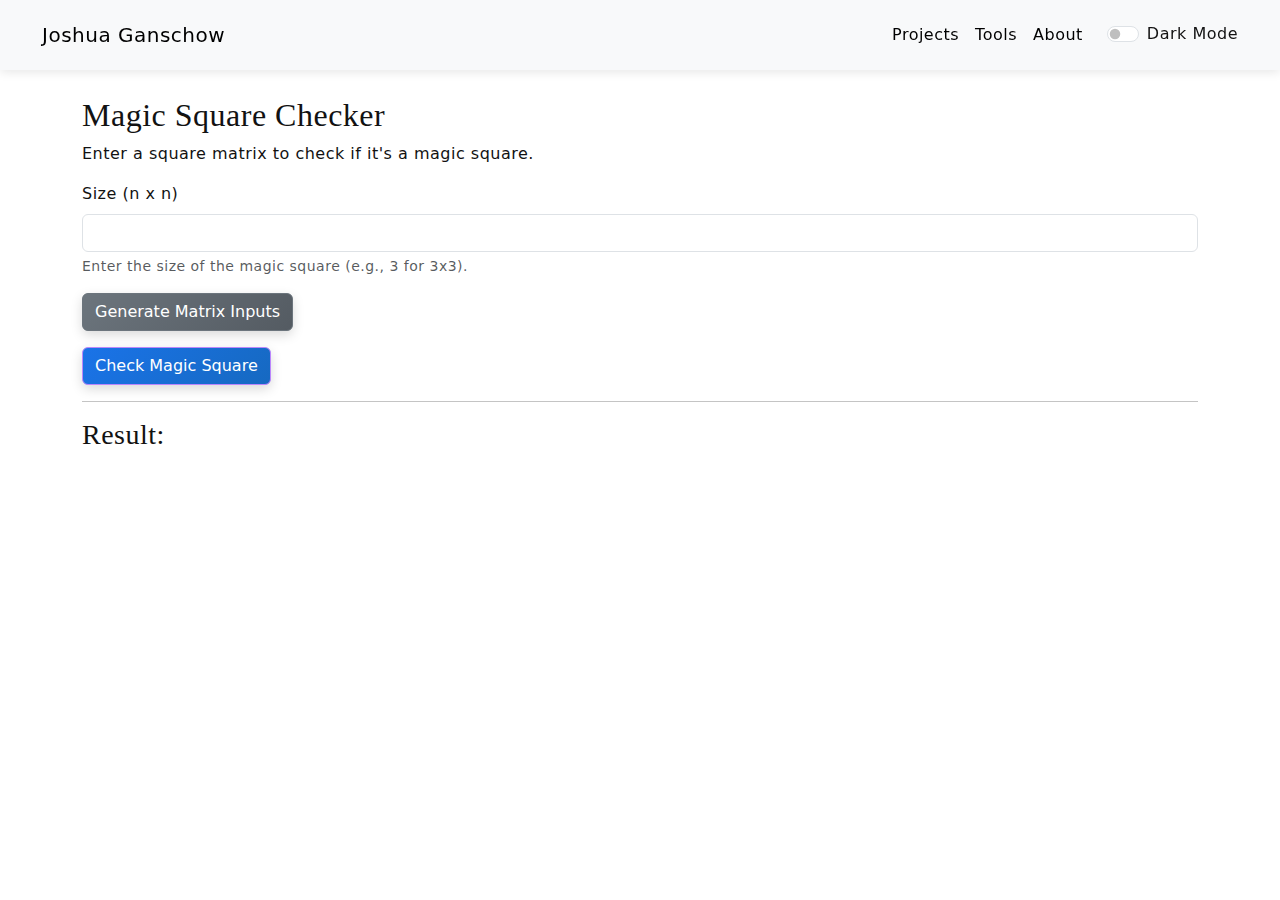
<file: tools/magic-square-checker.html>
<!-- magic-square-checker.html -->
<!DOCTYPE html>
<html lang="en">
<head>
    <meta charset="UTF-8">
    <meta name="viewport" content="width=device-width, initial-scale=1.0">
    <title>Magic Square Checker | Joshua Ganschow Portfolio</title>
    
    <!-- Custom CSS -->
    <link rel="stylesheet" href="../assets/css/style.css">
    
    <!-- Bootstrap CSS -->
    <link href="https://cdn.jsdelivr.net/npm/bootstrap@5.3.0/dist/css/bootstrap.min.css" rel="stylesheet">
    
</head>
<body class="light-mode"> 
    <!-- Navbar -->
    <nav class="navbar navbar-expand-lg fixed-top">
        <div class="container-fluid">
            <a class="navbar-brand" href="../index.html">Joshua Ganschow</a>
            <button class="navbar-toggler" type="button" data-bs-toggle="collapse" data-bs-target="#navbarNav" 
                    aria-controls="navbarNav" aria-expanded="false" aria-label="Toggle navigation">
                <span class="navbar-toggler-icon"></span>
            </button>
            <div class="collapse navbar-collapse" id="navbarNav">
                <ul class="navbar-nav ms-auto align-items-center">
                    <li class="nav-item">
                        <a class="nav-link" href="../projects.html">Projects</a>
                    </li>
                    <li class="nav-item">
                        <a class="nav-link" href="../tools.html">Tools</a>
                    </li>
                    <li class="nav-item">
                        <a class="nav-link" href="../about.html">About</a>
                    </li>
                    <!-- Dark Mode Toggle Switch -->
                    <li class="nav-item">
                        <div class="form-check form-switch ms-3">
                            <input class="form-check-input" type="checkbox" id="darkModeToggle" aria-label="Toggle Dark Mode">
                            <label class="form-check-label" for="darkModeToggle">Dark Mode</label>
                        </div>
                    </li>
                </ul>
            </div>
        </div>
    </nav>
    
    <!-- Main Content -->
    <div class="container mt-5 pt-5">
        <h2>Magic Square Checker</h2>
        <p>Enter a square matrix to check if it's a magic square.</p>
        
        <form id="magicSquareForm">
            <div class="mb-3">
                <label for="sizeInput" class="form-label">Size (n x n)</label>
                <input type="number" class="form-control" id="sizeInput" min="2" required>
                <div class="form-text">Enter the size of the magic square (e.g., 3 for 3x3).</div>
            </div>
            <button type="button" class="btn btn-secondary mb-3" id="generateMatrix">Generate Matrix Inputs</button>
            
            <div id="matrixInputs"></div>
            
            <button type="submit" class="btn btn-primary">Check Magic Square</button>
        </form>
        
        <hr>
        
        <h3>Result:</h3>
        <p id="magicResult"></p>
    </div>
    
    <!-- Bootstrap JS Bundle -->
    <script src="https://cdn.jsdelivr.net/npm/bootstrap@5.3.0/dist/js/bootstrap.bundle.min.js"></script>
    
    <!-- Custom JS -->
    <script src="../assets/js/script.js" type="module"></script>
    
    <!-- Tool-Specific JS -->
    <script>
        // Ensure that the script runs after the DOM is fully loaded
        document.addEventListener('DOMContentLoaded', () => {
            const generateButton = document.getElementById('generateMatrix');
            const magicSquareForm = document.getElementById('magicSquareForm');
            const matrixInputsDiv = document.getElementById('matrixInputs');
            const magicResult = document.getElementById('magicResult');
            
            generateButton.addEventListener('click', () => {
                const size = parseInt(document.getElementById('sizeInput').value);
                matrixInputsDiv.innerHTML = ''; // Clear previous inputs
                
                if (isNaN(size) || size < 2) {
                    alert('Please enter a valid size (n >= 2).');
                    return;
                }
                
                const table = document.createElement('table');
                table.classList.add('table', 'table-bordered', 'w-auto');
                
                for (let i = 0; i < size; i++) {
                    const row = document.createElement('tr');
                    for (let j = 0; j < size; j++) {
                        const cell = document.createElement('td');
                        const input = document.createElement('input');
                        input.type = 'number';
                        input.classList.add('form-control');
                        input.required = true;
                        input.dataset.row = i;
                        input.dataset.col = j;
                        cell.appendChild(input);
                        row.appendChild(cell);
                    }
                    table.appendChild(row);
                }
                
                matrixInputsDiv.appendChild(table);
            });
            
            // Function to check if a matrix is a magic square
            function isMagicSquare(matrix, size) {
                const magicSum = matrix[0].reduce((a, b) => a + b, 0);
        
                // Check rows
                for (let i = 1; i < size; i++) {
                    const rowSum = matrix[i].reduce((a, b) => a + b, 0);
                    if (rowSum !== magicSum) return false;
                }
        
                // Check columns
                for (let j = 0; j < size; j++) {
                    let colSum = 0;
                    for (let i = 0; i < size; i++) {
                        colSum += matrix[i][j];
                    }
                    if (colSum !== magicSum) return false;
                }
        
                // Check main diagonal
                let diagSum1 = 0;
                for (let i = 0; i < size; i++) {
                    diagSum1 += matrix[i][i];
                }
                if (diagSum1 !== magicSum) return false;
        
                // Check secondary diagonal
                let diagSum2 = 0;
                for (let i = 0; i < size; i++) {
                    diagSum2 += matrix[i][size - i - 1];
                }
                if (diagSum2 !== magicSum) return false;
        
                return true;
            }
        
            magicSquareForm.addEventListener('submit', (e) => {
                e.preventDefault();
                const size = parseInt(document.getElementById('sizeInput').value);
                const inputs = document.querySelectorAll('#matrixInputs input');
                let matrix = [];
                
                for (let i = 0; i < size; i++) {
                    matrix[i] = [];
                    for (let j = 0; j < size; j++) {
                        const val = parseInt(inputs[i * size + j].value);
                        if (isNaN(val)) {
                            magicResult.textContent = 'Please fill all matrix cells with valid numbers.';
                            return;
                        }
                        matrix[i][j] = val;
                    }
                }
                
                const isMagic = isMagicSquare(matrix, size);
                magicResult.textContent = isMagic ? '✅ This is a Magic Square!' : '❌ This is NOT a Magic Square.';
            });
        });
    </script>
</body>
</html>
</file>
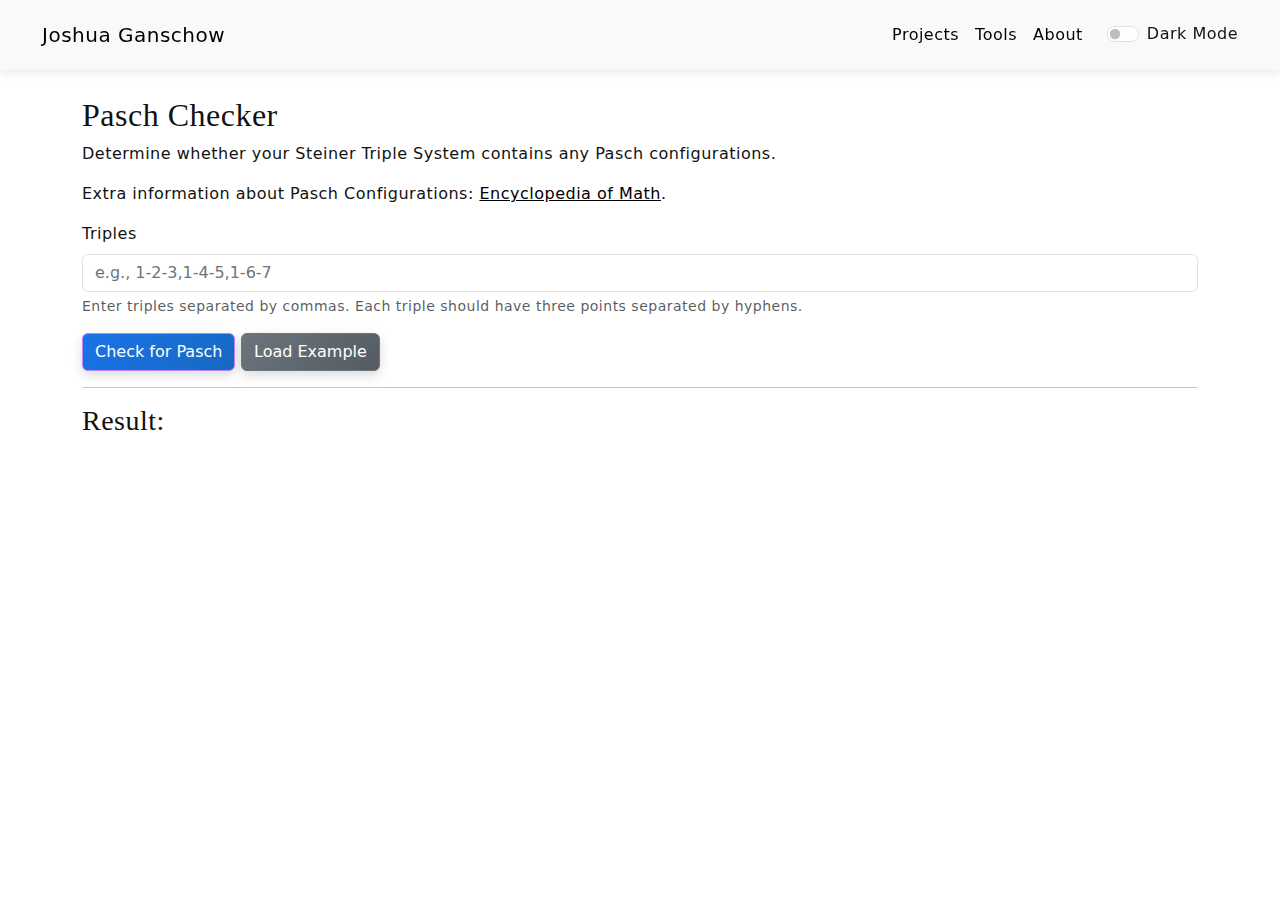
<file: tools/pasch-checker.html>
<!DOCTYPE html>
<html lang="en">
<head>
    <meta charset="UTF-8">
    <meta name="viewport" content="width=device-width, initial-scale=1.0">
    <title>Pasch Checker | Joshua Ganschow Portfolio</title>
    
    <!-- Custom CSS -->
    <link rel="stylesheet" href="../assets/css/style.css">
    
    <!-- Bootstrap CSS -->
    <link href="https://cdn.jsdelivr.net/npm/bootstrap@5.3.0/dist/css/bootstrap.min.css" rel="stylesheet">
    
</head>
<body class="light-mode">
    
    <!-- Navbar with Dark Mode Toggle -->
    <nav class="navbar navbar-expand-lg fixed-top">
        <div class="container-fluid">
            <a class="navbar-brand" href="../index.html">Joshua Ganschow</a>
            <button class="navbar-toggler" type="button" data-bs-toggle="collapse" data-bs-target="#navbarNav" 
                    aria-controls="navbarNav" aria-expanded="false" aria-label="Toggle navigation">
                <span class="navbar-toggler-icon"></span>
            </button>
            <div class="collapse navbar-collapse" id="navbarNav">
                <ul class="navbar-nav ms-auto align-items-center">
                    <li class="nav-item">
                        <a class="nav-link" href="../projects.html">Projects</a>
                    </li>
                    <li class="nav-item">
                        <a class="nav-link" href="../tools.html">Tools</a>
                    </li>
                    <li class="nav-item">
                        <a class="nav-link" href="../about.html">About</a>
                    </li>
                    <!-- Dark Mode Toggle Switch -->
                    <li class="nav-item">
                        <div class="form-check form-switch ms-3">
                            <input class="form-check-input" type="checkbox" id="darkModeToggle" aria-label="Toggle Dark Mode">
                            <label class="form-check-label" for="darkModeToggle">Dark Mode</label>
                        </div>
                    </li>
                </ul>
            </div>
        </div>
    </nav>
    
    <!-- Main Content -->
    <div class="container mt-5 pt-5">
        <h2>Pasch Checker</h2>
        <p>Determine whether your Steiner Triple System contains any Pasch configurations.</p>
        <p>Extra information about Pasch Configurations: <a href="https://encyclopediaofmath.org/wiki/Pasch_configuration", target="_blank">Encyclopedia of Math</a>.</p>
        
        <form id="paschCheckForm">
            <div class="mb-3">
                <label for="triplesInput" class="form-label">Triples</label>
                <input type="text" class="form-control" id="triplesInput" placeholder="e.g., 1-2-3,1-4-5,1-6-7" required>
                <div class="form-text">Enter triples separated by commas. Each triple should have three points separated by hyphens.</div>
            </div>
            <button type="submit" class="btn btn-primary">Check for Pasch</button>
            <button type="button" class="btn btn-secondary" id="loadExample">Load Example</button>
        </form>
        
        <hr>
        
        <h3>Result:</h3>
        <pre id="paschResult"></pre>
    </div>
    
    <!-- Bootstrap JS Bundle -->
    <script src="https://cdn.jsdelivr.net/npm/bootstrap@5.3.0/dist/js/bootstrap.bundle.min.js"></script>
    
    <!-- Pasch Checker JS -->
    <script src="../assets/js/pasch-checker.js"></script>
    
    <!-- Custom JS -->
    <script src="../assets/js/script.js"></script>
    
    <!-- Tool-Specific JS -->
    <script>
        /**
         * Handler function for Pasch Checker form submission and Load Example button
         */
        function handlePaschCheck(triplesString) {
            const paschResult = document.getElementById('paschResult');
            // Parse triples
            const triples = triplesString.split(',').map(tripleStr => {
                return tripleStr.split('-').map(t => parseInt(t.trim())).filter(t => !isNaN(t));
            }).filter(triple => triple.length === 3);
            
            // Validate input
            if (triples.length === 0) {
                paschResult.textContent = 'Please enter at least one valid triple.';
                return;
            }
            
            // Check for duplicates
            const uniqueTriples = new Set(triples.map(triple => JSON.stringify([...triple].sort((a, b) => a - b))));
            if (uniqueTriples.size !== triples.length) {
                paschResult.textContent = 'Warning: Duplicate triples detected.';
                // Proceeding, but duplicates might affect the validity
            }
            
            try {
                const isAntiPaschResult = window.isAntiPasch(triples); // Ensure global access
                if (isAntiPaschResult) {
                    paschResult.textContent = '✅ The provided Steiner Triple System is anti-Pasch (contains no Pasch configurations).';
                } else {
                    paschResult.textContent = '❌ The provided Steiner Triple System contains Pasch configurations.';
                }
            } catch (error) {
                paschResult.textContent = `Error: ${error.message}`;
            }
        }

        // Attach submit event listener to the form
        document.getElementById('paschCheckForm').addEventListener('submit', function(e) {
            e.preventDefault(); // Prevent default form submission
            const triplesInput = document.getElementById('triplesInput').value.trim();
            handlePaschCheck(triplesInput);
        });

        // Attach click event listener to the Load Example button
        document.getElementById('loadExample').addEventListener('click', function() {
            // Example that contains a Pasch configuration
            const exampleTriplesWithPasch = '1-2-3,1-4-5,1-6-7,2-4-6,2-5-7,3-4-7,3-5-6';
            // Example that is anti-Pasch
            const exampleTriplesAntiPasch = '1-2-4,1-3-5,2-3-6,3-4-7,8-2-5,9-4-5,1-6-9,8-4-6,10-5-6,1-10-7,2-11-7,12-5-7,13-6-7,8-1-14,8-3-12,8-15-7,9-2-15,16-9-3,9-17-7,8-9-18,18-2-10,10-3-15,16-10-4,8-10-11,9-10-19,16-1-11,11-17-3,11-4-13,19-11-5,11-6-14,9-11-12,1-12-17,2-12-13,18-4-12,19-12-6,10-12-14,1-13-15,18-3-13,16-13-5,8-19-13,9-13-14,17-10-13,16-2-14,19-3-14,17-4-14,5-14-15,18-14-7,19-4-15,17-6-15,18-11-15,16-12-15,16-18-6,16-19-7,8-16-17,17-2-19,17-18-5,1-18-19';
            // Choose which example to load
            const loadWithPasch = confirm("Load example that **contains** a Pasch configuration? Click 'Cancel' to load an anti-Pasch example.");
            if (loadWithPasch) {
                document.getElementById('triplesInput').value = exampleTriplesWithPasch;
                handlePaschCheck(exampleTriplesWithPasch);
            } else {
                document.getElementById('triplesInput').value = exampleTriplesAntiPasch;
                handlePaschCheck(exampleTriplesAntiPasch);
            }
        });

        // Initialize Dark Mode Toggle (from script.js)
        // Ensure this script runs after the DOM is fully loaded
        document.addEventListener('DOMContentLoaded', () => {
            const toggleSwitch = document.getElementById('darkModeToggle');
            if (!toggleSwitch) return; // Exit if no toggle exists

            const currentTheme = localStorage.getItem('theme') ? localStorage.getItem('theme') : 'light-mode';

            document.body.classList.add(currentTheme);
            if (currentTheme === 'dark-mode') {
                toggleSwitch.checked = true;
            } else {
                toggleSwitch.checked = false;
            }

            toggleSwitch.addEventListener('change', function() {
                if (this.checked) {
                    document.body.classList.remove('light-mode');
                    document.body.classList.add('dark-mode');
                    localStorage.setItem('theme', 'dark-mode');
                } else {
                    document.body.classList.remove('dark-mode');
                    document.body.classList.add('light-mode');
                    localStorage.setItem('theme', 'light-mode');
                }
            }, false);
        });
    </script>
</body>
</html>
</file>
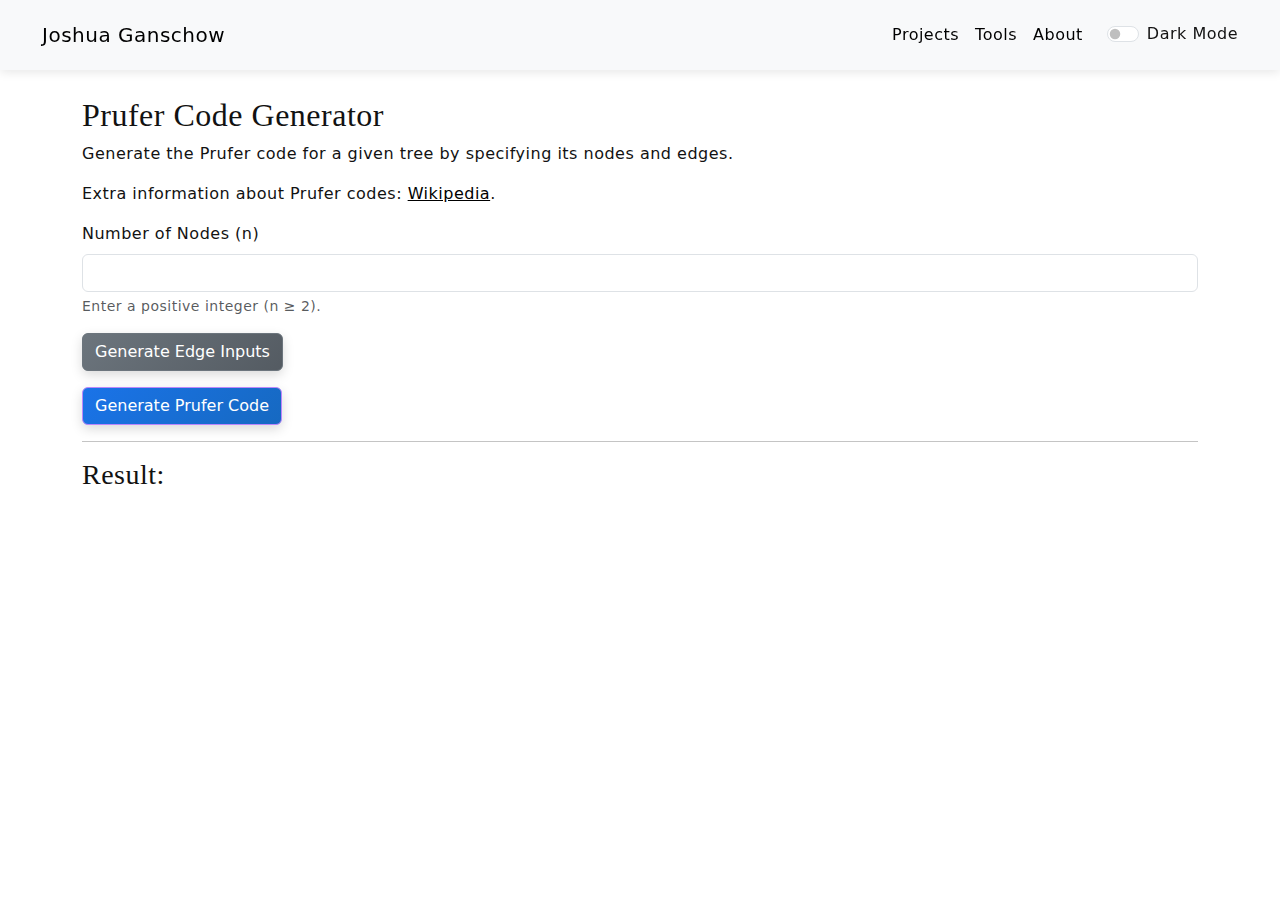
<file: tools/prufer-code-generator.html>
<!-- prufer-code-generator.html -->
<!DOCTYPE html>
<html lang="en">
<head>
    <meta charset="UTF-8">
    <meta name="viewport" content="width=device-width, initial-scale=1.0">
    <title>Prufer Code Generator | Joshua Ganschow Portfolio</title>
    
    <!-- Custom CSS -->
    <link rel="stylesheet" href="../assets/css/style.css">
    
    <!-- Bootstrap CSS -->
    <link href="https://cdn.jsdelivr.net/npm/bootstrap@5.3.0/dist/css/bootstrap.min.css" rel="stylesheet">
    
</head>
<body class="light-mode"> <!-- Change to 'dark-mode' if you prefer dark mode by default -->
    
    <!-- Navbar -->
    <nav class="navbar navbar-expand-lg fixed-top">
        <div class="container-fluid">
            <a class="navbar-brand" href="../index.html">Joshua Ganschow</a>
            <button class="navbar-toggler" type="button" data-bs-toggle="collapse" data-bs-target="#navbarNav" 
                    aria-controls="navbarNav" aria-expanded="false" aria-label="Toggle navigation">
                <span class="navbar-toggler-icon"></span>
            </button>
            <div class="collapse navbar-collapse" id="navbarNav">
                <ul class="navbar-nav ms-auto align-items-center">
                    <li class="nav-item">
                        <a class="nav-link" href="../projects.html">Projects</a>
                    </li>
                    <li class="nav-item">
                        <a class="nav-link" href="../tools.html">Tools</a>
                    </li>
                    <li class="nav-item">
                        <a class="nav-link" href="../about.html">About</a>
                    </li>
                    <!-- Dark Mode Toggle Switch -->
                    <li class="nav-item">
                        <div class="form-check form-switch ms-3">
                            <input class="form-check-input" type="checkbox" id="darkModeToggle" aria-label="Toggle Dark Mode">
                            <label class="form-check-label" for="darkModeToggle">Dark Mode</label>
                        </div>
                    </li>
                </ul>
            </div>
        </div>
    </nav>
    
    <!-- Main Content -->
    <div class="container mt-5 pt-5">
        <h2>Prufer Code Generator</h2>
        <p>Generate the Prufer code for a given tree by specifying its nodes and edges.</p>
        <p>Extra information about Prufer codes: <a href="https://en.wikipedia.org/wiki/Pr%C3%BCfer_sequence" target="_blank">Wikipedia</a>.</p>
        
        <!-- Form for Tree Input -->
        <form id="pruferForm">
            <!-- Number of Nodes Input -->
            <div class="mb-3">
                <label for="numNodes" class="form-label">Number of Nodes (n)</label>
                <input type="number" class="form-control" id="numNodes" min="2" required>
                <div class="form-text">Enter a positive integer (n ≥ 2).</div>
            </div>
            
            <!-- Button to Generate Edge Inputs -->
            <button type="button" class="btn btn-secondary mb-3" id="generateEdges">Generate Edge Inputs</button>
            
            <!-- Container for Dynamic Edge Inputs -->
            <div id="edgesContainer"></div>
            
            <!-- Submit Button -->
            <button type="submit" class="btn btn-primary">Generate Prufer Code</button>
        </form>
        
        <hr>
        
        <!-- Result Display -->
        <h3>Result:</h3>
        <p id="pruferResult"></p>
    </div>
    
    <!-- Bootstrap JS Bundle -->
    <script src="https://cdn.jsdelivr.net/npm/bootstrap@5.3.0/dist/js/bootstrap.bundle.min.js"></script>
    
    <!-- Custom JS -->
    <script src="../assets/js/script.js" type="module"></script>
    
    <!-- Tool-Specific JS -->
    <script src="../assets/js/prufer-code-generator.js" type="module"></script>
</body>
</html>
</file>
<file: assets/css/style.css>
/* Define CSS Variables for Light and Dark Themes */
:root {
  /* Light Mode Variables */
  --background-color: #ffffff;
  --text-color: #121212;
  --link-color: #000000;
  --link-hover-color: #c61aff;
  --navbar-bg: #f8f9fa;
  --navbar-text: #121212;
  --card-bg: #ffffff;
  --card-text: #121212;
  --card-border: #dee2e6;
  --card-hover-bg: #f1f1f1;
  --card-hover-text: #121212;
  --btn-primary-bg: #1a73e8;
  --btn-primary-border: #bb86fc;
  --btn-primary-hover-bg: #1669c1;
  --btn-primary-hover-border: #1669c1;
  --btn-secondary-bg: #6c757d;
  --btn-secondary-border: #6c757d;
  --btn-secondary-hover-bg: #5a6268;
  --btn-secondary-hover-border: #545b62;
}

html {
  scroll-behavior: smooth;
}

/* Buttons */
.btn-primary, .btn-secondary {
  padding: 12px 25px;
  border-radius: 10px;
  box-shadow: 0 4px 12px rgba(0, 0, 0, 0.15);
  font-weight: 600;
  transition: transform 0.2s, box-shadow 0.2s;
}

.btn-primary:hover, .btn-secondary:hover {
  transform: scale(1.05);
  box-shadow: 0 6px 16px rgba(0, 0, 0, 0.2);
}

/* Primary Button Gradient */
.btn-primary {
  background: linear-gradient(135deg, #1a73e8, #1669c1);
  border: none;
}

.btn-primary:hover {
  background: linear-gradient(135deg, #1669c1, #1a73e8);
}

/* Secondary Button Gradient */
.btn-secondary {
  background: linear-gradient(135deg, #6c757d, #545b62);
  border: none;
}

.btn-secondary:hover {
  background: linear-gradient(135deg, #545b62, #6c757d);
}

/* Tool Card Styles */
.tool-card {
  background-color: var(--card-bg, #fff);
  border-radius: 12px;
  padding: 20px;
  transition: transform 0.3s, box-shadow 0.3s;
  box-shadow: 0 4px 8px rgba(0, 0, 0, 0.1);
  height: 100%;
}

.tool-card:hover {
  transform: translateY(-5px);
  box-shadow: 0 8px 16px rgba(0, 0, 0, 0.15);
}

.tool-icon {
  font-size: 2.5rem;
  margin-bottom: 15px;
}

.tool-title {
  font-size: 1.25rem;
  font-weight: 600;
  margin: 10px 0;
}

.tool-description {
  font-size: 0.9rem;
  color: #6c757d;
}

/* Light Mode */
body.light-mode .tool-card {
  --card-bg: #f9f9f9;
  color: #000000;
}

body.light-mode .tool-description {
  color: #000000;
}

body.light-mode .tool-card a {
  color: #007bff;
  text-decoration: none;
}

body.light-mode .tool-card a:hover {
  color: #0056b3;
}

/* Dark Mode */
body.dark-mode .tool-card {
  --card-bg: #333;
  color: #ffffff;
}

body.dark-mode .tool-description {
  color: #ffffff;
}

body.dark-mode .tool-card a {
  color: #66b2ff;
  text-decoration: none;
}

body.dark-mode .tool-card a:hover {
  color: #99ccff;
}


.card {
  border-radius: 12px;
  box-shadow: 0 4px 15px rgba(0, 0, 0, 0.1);
  transition: transform 0.2s, box-shadow 0.3s;

}

.card:hover {
  transform: translateY(-5px);
  box-shadow: 0 8px 20px rgba(0, 0, 0, 0.2);
}

/* Fade-in Effect */
.container .fade-in {
  opacity: 0;
  transform: translateY(20px);
  transition: opacity 0.6s ease-out, transform 0.6s ease-out;
}

.container .fade-in.visible {
  opacity: 1;
  transform: translateY(0);
}


.navbar {
  box-shadow: 0 2px 10px rgba(0, 0, 0, 0.1);
  transition: background-color 0.3s, box-shadow 0.3s;
}

.navbar.scrolled {
  background-color: rgba(0, 0, 0, 0.9);
  box-shadow: 0 4px 12px rgba(0, 0, 0, 0.3);
}

.nav-link {
  transition: color 0.3s ease;
}

.nav-link:hover {
  color: var(--link-hover-color);
}


/* General Styling */
body, h1, h2, h3, h4, h5, h6 {
  font-family: math;
  line-height: 1.6;
  letter-spacing: 0.5px;
  color: #e0e0e0;
}

/* Light Mode */
body.light-mode {
  background-color: var(--background-color);
  color: var(--text-color);
}

body.light-mode a {
  color: var(--link-color);
}

body.light-mode a:hover {
  color: var(--link-hover-color);
}

body.light-mode .navbar {
  background-color: var(--navbar-bg);
  color: var(--navbar-text);
  padding: 15px 30px;
}

body.light-mode .card {
  background-color: var(--card-bg);
  color: var(--card-text);
  border: 1px solid var(--card-border);
  transition: background-color 0.3s, color 0.3s, border-color 0.3s;
}

body.light-mode .card:hover {
  background-color: var(--card-hover-bg);
  color: var(--card-hover-text);
}



body.light-mode .btn-primary {
  background-color: var(--btn-primary-bg);
  border-color: var(--btn-primary-border);
}

body.light-mode .btn-primary:hover {
  background-color: var(--btn-primary-hover-bg);
  border-color: var(--btn-primary-hover-border);
}

body.light-mode .btn-secondary {
  background-color: var(--btn-secondary-bg);
  border-color: var(--btn-secondary-border);
}

body.light-mode .btn-secondary:hover {
  background-color: var(--btn-secondary-hover-bg);
  border-color: var(--btn-secondary-hover-border);
}

body.light-mode .list-group-item {
  margin-bottom: 10px;
  border-radius: 10px;
  box-shadow: 0 4px 8px rgba(0, 0, 0, 0.15);
}

/* Dark Mode Overrides */
body.dark-mode {
  background-color: #121212;
  color: #e0e0e0;
}

body.dark-mode a {
  color: #bb86fc;
}

body.dark-mode a:hover {
  color: #3700b3;
}

body.dark-mode .navbar {
  background-color: #1f1f1f;
  color: #e0e0e0;
  padding: 15px 30px;
  box-shadow: 0 4px 8px rgba(0, 0, 0, 0.2);
}

body.dark-mode .navbar-toggler-icon {
  background-image: url("data:image/svg+xml,%3Csvg xmlns='http://www.w3.org/2000/svg' viewBox='0 0 30 30'%3E%3Cpath stroke='rgba%2888, 88, 88, 1%29' stroke-width='2' d='M4 7h22M4 15h22M4 23h22'/%3E%3C/svg%3E");
}

.nav-link {
  color: #bb86fc;
  font-weight: 500;
  padding: 8px 12px;
  transition: color 0.3s;
}

body.light-mode .nav-link:hover {
  color: #000000;
}

body.dark-mode .nav-link.active {
  color: #ffffff;
}

body.dark-mode .nav-link:hover {
  color: #ffffff;
}

body.dark-mode .card {
  background-color: #1e1e1e;
  color: #e0e0e0;
  border: 1px solid #3e3e3e;
  transition: background-color 0.3s, color 0.3s, border-color 0.3s;
}

body.dark-mode .card:hover {
  background-color: #333333;
  color: #ffffff;
}

/* Dark Mode Buttons */
body.dark-mode .btn-primary {
  background-color: #bb86fc;
  border-color: #bb86fc;
  color: #ffffff;
}

body.dark-mode .btn-primary:hover {
  background-color: #3700b3;
  border-color: #3700b3;
  color: #ffffff;
}

body.dark-mode .btn-secondary {
  background-color: #03dac6;
  border-color: #03dac6;
  color: #ffffff;
}

body.dark-mode .btn-secondary:hover {
  background-color: #018786;
  border-color: #018786;
  color: #ffffff;
}

/* Forms and Inputs */
.form-control {
  background-color: #1e1e1e;
  color: #e0e0e0;
  border: 1px solid #3e3e3e;
  padding: 10px;
  border-radius: 5px;
  transition: background-color 0.3s, color 0.3s, border-color 0.3s;
}

body.dark-mode .form-control {
  background-color: #2c2c2c;
  border-color: #3e3e3e;
  color: #e0e0e0;
}

body.dark-mode .form-control:focus {
  background-color: #2c2c2c;
  border-color: #bb86fc;
  color: #ffffff;
  box-shadow: none;
}

/* Dark Mode Form Text */
body.dark-mode .form-text {
  color: #b3b3b3; /* Light gray for better contrast in dark mode */
}

body.dark-mode .form-text:hover,
body.dark-mode .form-text:focus {
  color: #ffffff; /* Brighter color on hover or focus for emphasis */
}


/* Dark Mode for List Group Items */
body.dark-mode .list-group-item {
  background-color: #1e1e1e;
  color: #e0e0e0;
  border-color: #3e3e3e;
  margin-bottom: 10px;
  border-radius: 10px;
  box-shadow: 0 4px 8px rgba(0, 0, 0, 0.15);
}

/* Dark Mode for Accordion */
body.dark-mode .accordion-item {
  background-color: #1e1e1e;
  color: #e0e0e0;
  border-color: #3e3e3e;
}

body.dark-mode .accordion-button {
  background-color: #1e1e1e;
  color: #e0e0e0;
  border: none;
  padding: 12px 16px;
  font-weight: 500;
}

body.dark-mode .accordion-button::after {
  color: #ffffff;
}

body.dark-mode .accordion-button:not(.collapsed) {
  background-color: #333333;
  color: #ffffff;
}

body.dark-mode .accordion-body {
  background-color: #2c2c2c;
  color: #e0e0e0;
  border-top: 1px solid #3e3e3e;
  padding: 15px;
}

body.dark-mode .accordion {
  --bs-accordion-btn-icon: url("data:image/svg+xml,%3csvg xmlns='http://www.w3.org/2000/svg' viewBox='0 0 16 16' fill='white'%3e%3cpath fill-rule='evenodd' d='M1.646 4.646a.5.5 0 0 1 .708 0L8 10.293l5.646-5.647a.5.5 0 0 1 .708.708l-6 6a.5.5 0 0 1-.708 0l-6-6a.5.5 0 0 1 0-.708z'/%3e%3c/svg%3e");
  --bs-accordion-btn-active-icon: url("data:image/svg+xml,%3csvg xmlns='http://www.w3.org/2000/svg' viewBox='0 0 16 16' fill='white'%3e%3cpath fill-rule='evenodd' d='M1.646 4.646a.5.5 0 0 1 .708 0L8 10.293l5.646-5.647a.5.5 0 0 1 .708.708l-6 6a.5.5 0 0 1-.708 0l-6-6a.5.5 0 0 1 0-.708z'/%3e%3c/svg%3e");
}

/* Footer */
footer {
  background-color: #1f1f1f;
  color: #e0e0e0;
  padding: 20px 0;
  border-top: 1px solid #3e3e3e;
}

/* Placeholder Text */
::placeholder {
  color: #757575;
  opacity: 1;
}

body.light-mode ::placeholder {
  color: #6c757d;
}

/* Images within cards */
body.light-mode .card-img-top {
  filter: brightness(100%);
  transition: filter 0.3s;
}

body.dark-mode .card-img-top {
  filter: brightness(0.8);
  transition: filter 0.3s;
}

/* General Transition */
* {
  transition: background-color 0.3s, color 0.3s, box-shadow 0.3s;
}
</file>
